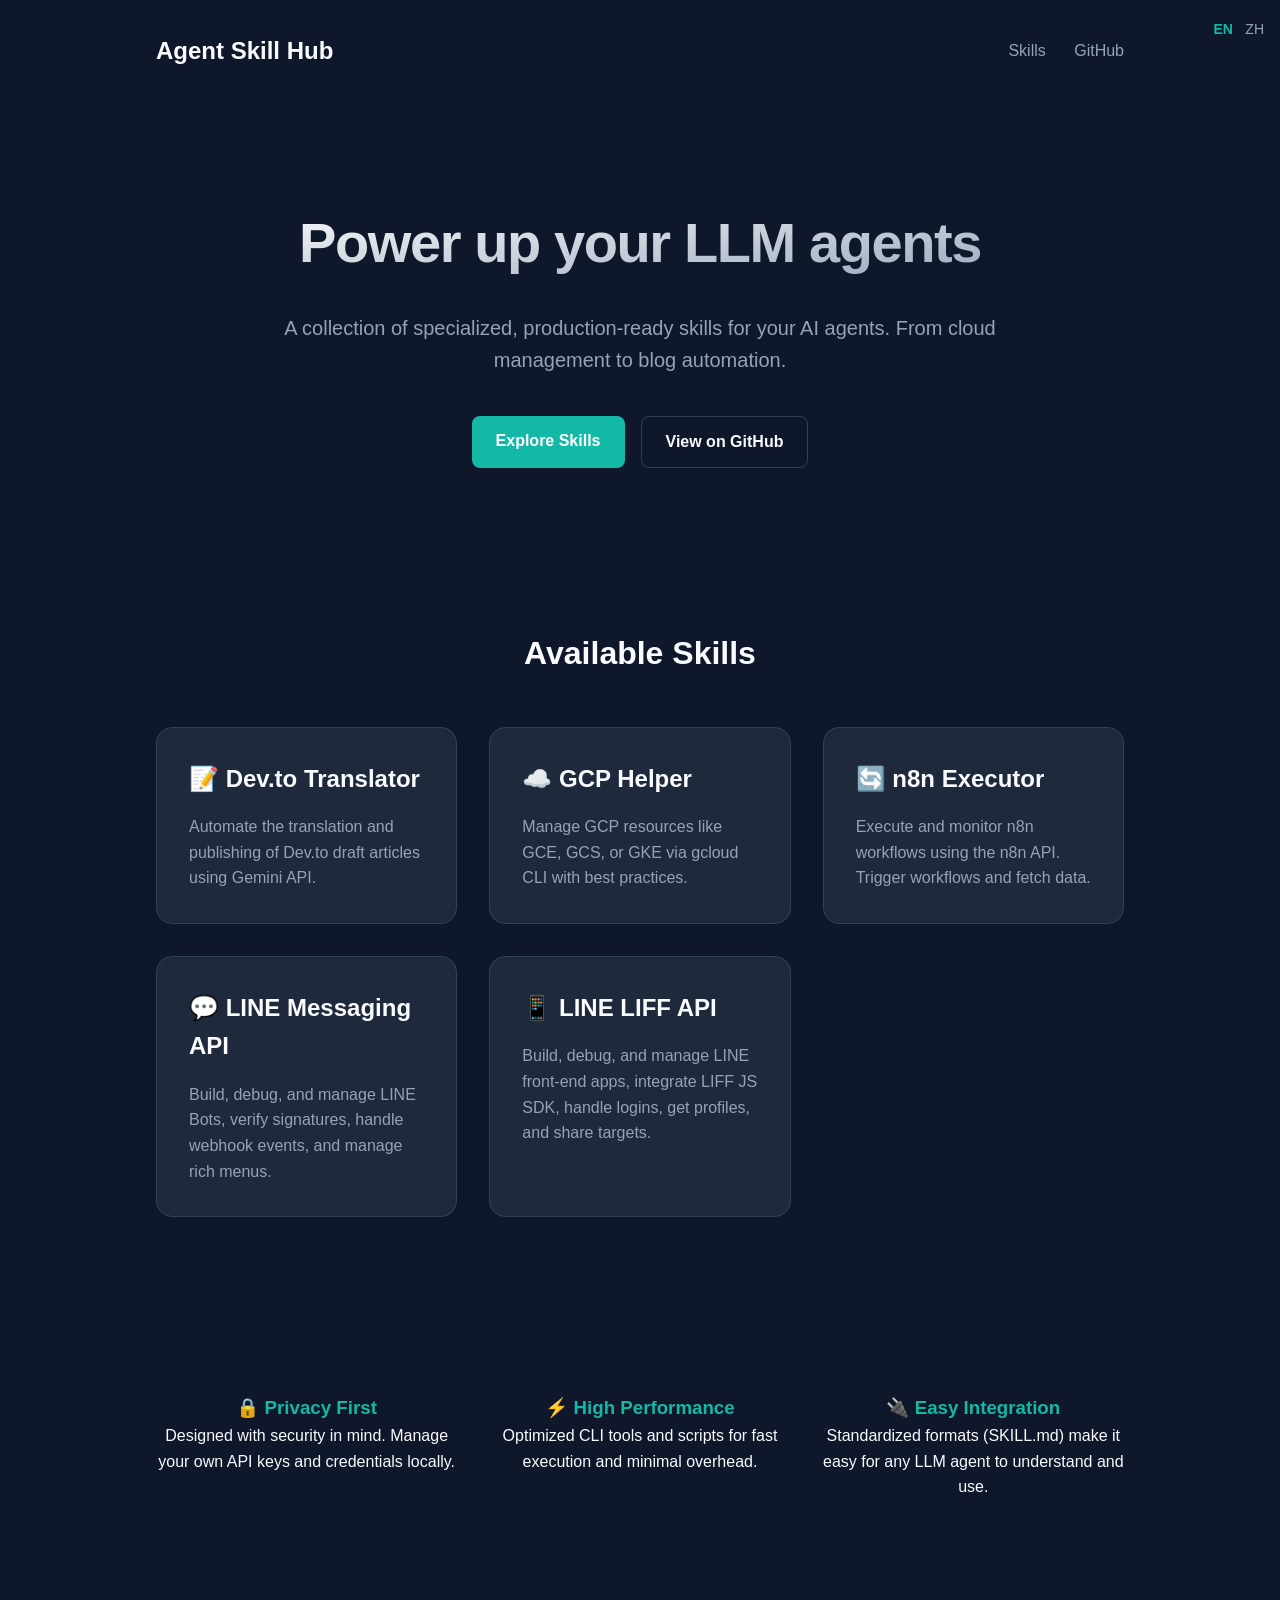
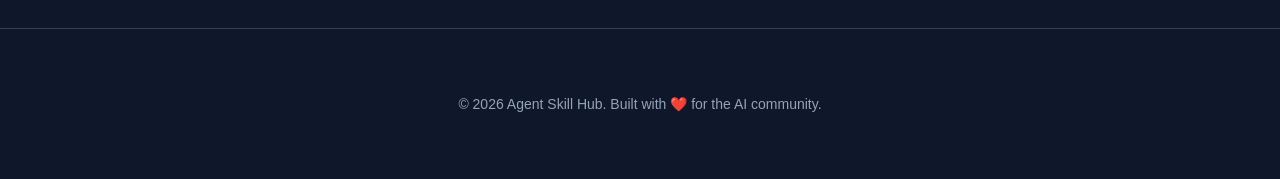
<file: docs/index.html>
<!DOCTYPE html>
<html lang="en">
<head>
    <meta charset="UTF-8">
    <meta name="viewport" content="width=device-width, initial-scale=1.0">
    <title>Agent Skill Hub</title>
    <script>
        // Simple language detection or default to English
        const lang = navigator.language || navigator.userLanguage;
        if (lang.startsWith('zh')) {
            window.location.href = './zh/index.html';
        } else {
            window.location.href = './en/index.html';
        }
    </script>
</head>
<body>
    <p>Redirecting to <a href="./en/index.html">Agent Skill Hub</a>...</p>
</body>
</html>
</file>
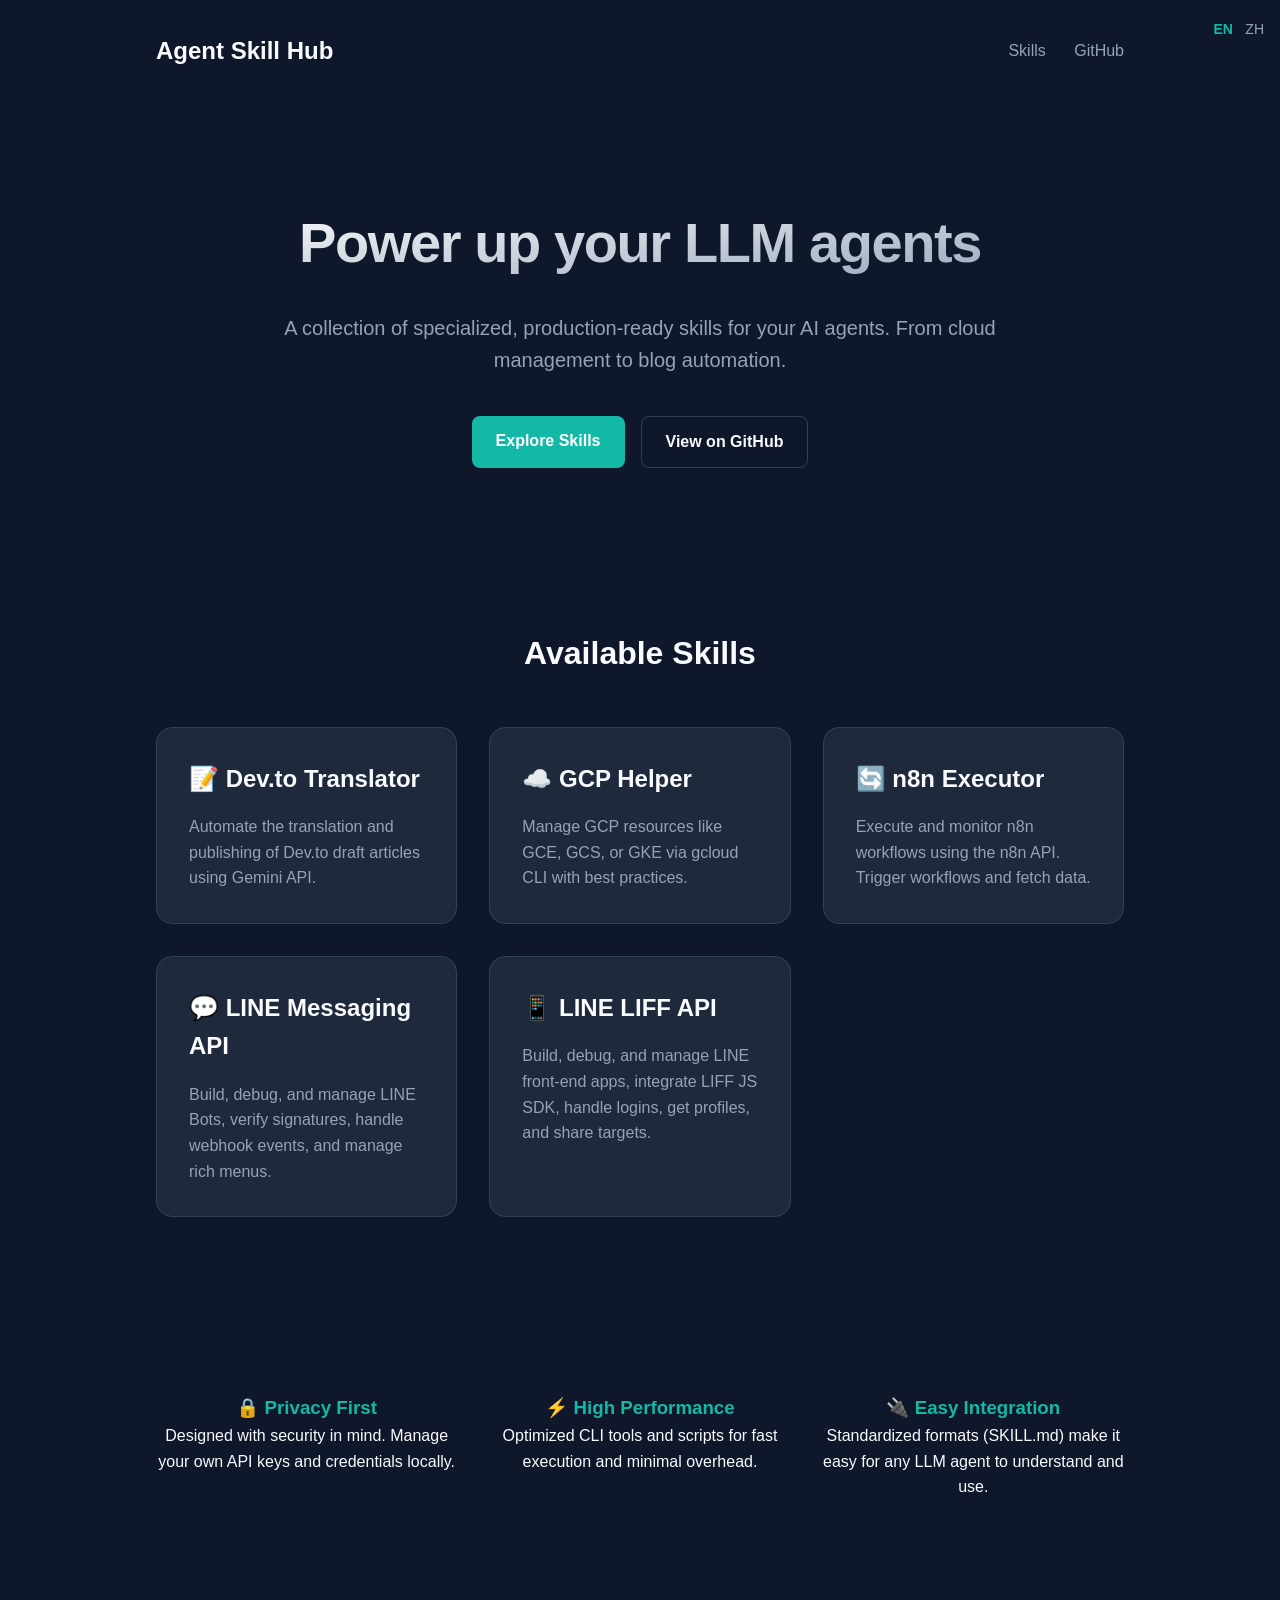
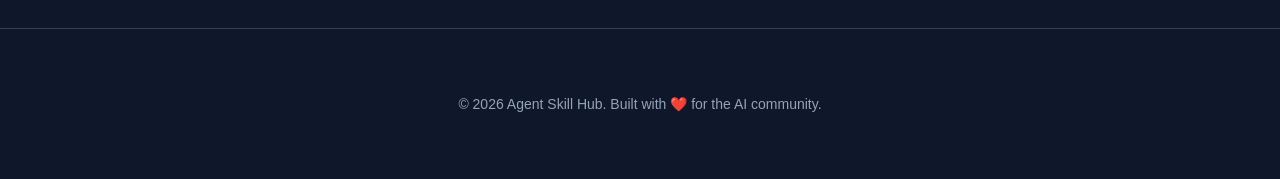
<file: docs/en/index.html>
<!DOCTYPE html>
<html lang="en">
<head>
    <meta charset="UTF-8">
    <meta name="viewport" content="width=device-width, initial-scale=1.0">
    <title>Agent Skill Hub - Power up your LLM agents</title>
    <link rel="stylesheet" href="../assets/css/style.css">
</head>
<body>
    <div class="lang-switch">
        <a href="../en/index.html" class="active">EN</a>
        <a href="../zh/index.html">ZH</a>
    </div>

    <header>
        <div class="logo" style="font-weight: 800; font-size: 1.5rem;">Agent Skill Hub</div>
        <nav>
            <a href="#skills">Skills</a>
            <a href="https://github.com/kkdai/agent-skill-hub">GitHub</a>
        </nav>
    </header>

    <section class="hero">
        <h1>Power up your LLM agents</h1>
        <p>A collection of specialized, production-ready skills for your AI agents. From cloud management to blog automation.</p>
        <div class="cta-group">
            <a href="#skills" class="btn btn-primary">Explore Skills</a>
            <a href="https://github.com/kkdai/agent-skill-hub" class="btn btn-secondary">View on GitHub</a>
        </div>
    </section>

    <div class="container" id="skills">
        <h2 style="text-align: center; font-size: 2rem;">Available Skills</h2>
        <div class="grid">
            <a href="skills/devto-translator.html" class="card">
                <h3>📝 Dev.to Translator</h3>
                <p>Automate the translation and publishing of Dev.to draft articles using Gemini API.</p>
            </a>
            <a href="skills/gcp-helper.html" class="card">
                <h3>☁️ GCP Helper</h3>
                <p>Manage GCP resources like GCE, GCS, or GKE via gcloud CLI with best practices.</p>
            </a>
            <a href="skills/n8n-executor.html" class="card">
                <h3>🔄 n8n Executor</h3>
                <p>Execute and monitor n8n workflows using the n8n API. Trigger workflows and fetch data.</p>
            </a>
            <a href="skills/line-messaging-api.html" class="card">
                <h3>💬 LINE Messaging API</h3>
                <p>Build, debug, and manage LINE Bots, verify signatures, handle webhook events, and manage rich menus.</p>
            </a>
            <a href="skills/line-liff-api.html" class="card">
                <h3>📱 LINE LIFF API</h3>
                <p>Build, debug, and manage LINE front-end apps, integrate LIFF JS SDK, handle logins, get profiles, and share targets.</p>
            </a>
        </div>
    </div>

    <div class="container">
        <div class="grid">
            <div style="text-align: center;">
                <h3 style="color: var(--primary);">🔒 Privacy First</h3>
                <p>Designed with security in mind. Manage your own API keys and credentials locally.</p>
            </div>
            <div style="text-align: center;">
                <h3 style="color: var(--primary);">⚡ High Performance</h3>
                <p>Optimized CLI tools and scripts for fast execution and minimal overhead.</p>
            </div>
            <div style="text-align: center;">
                <h3 style="color: var(--primary);">🔌 Easy Integration</h3>
                <p>Standardized formats (SKILL.md) make it easy for any LLM agent to understand and use.</p>
            </div>
        </div>
    </div>

    <footer>
        <p>&copy; 2026 Agent Skill Hub. Built with ❤️ for the AI community.</p>
    </footer>
</body>
</html>
</file>
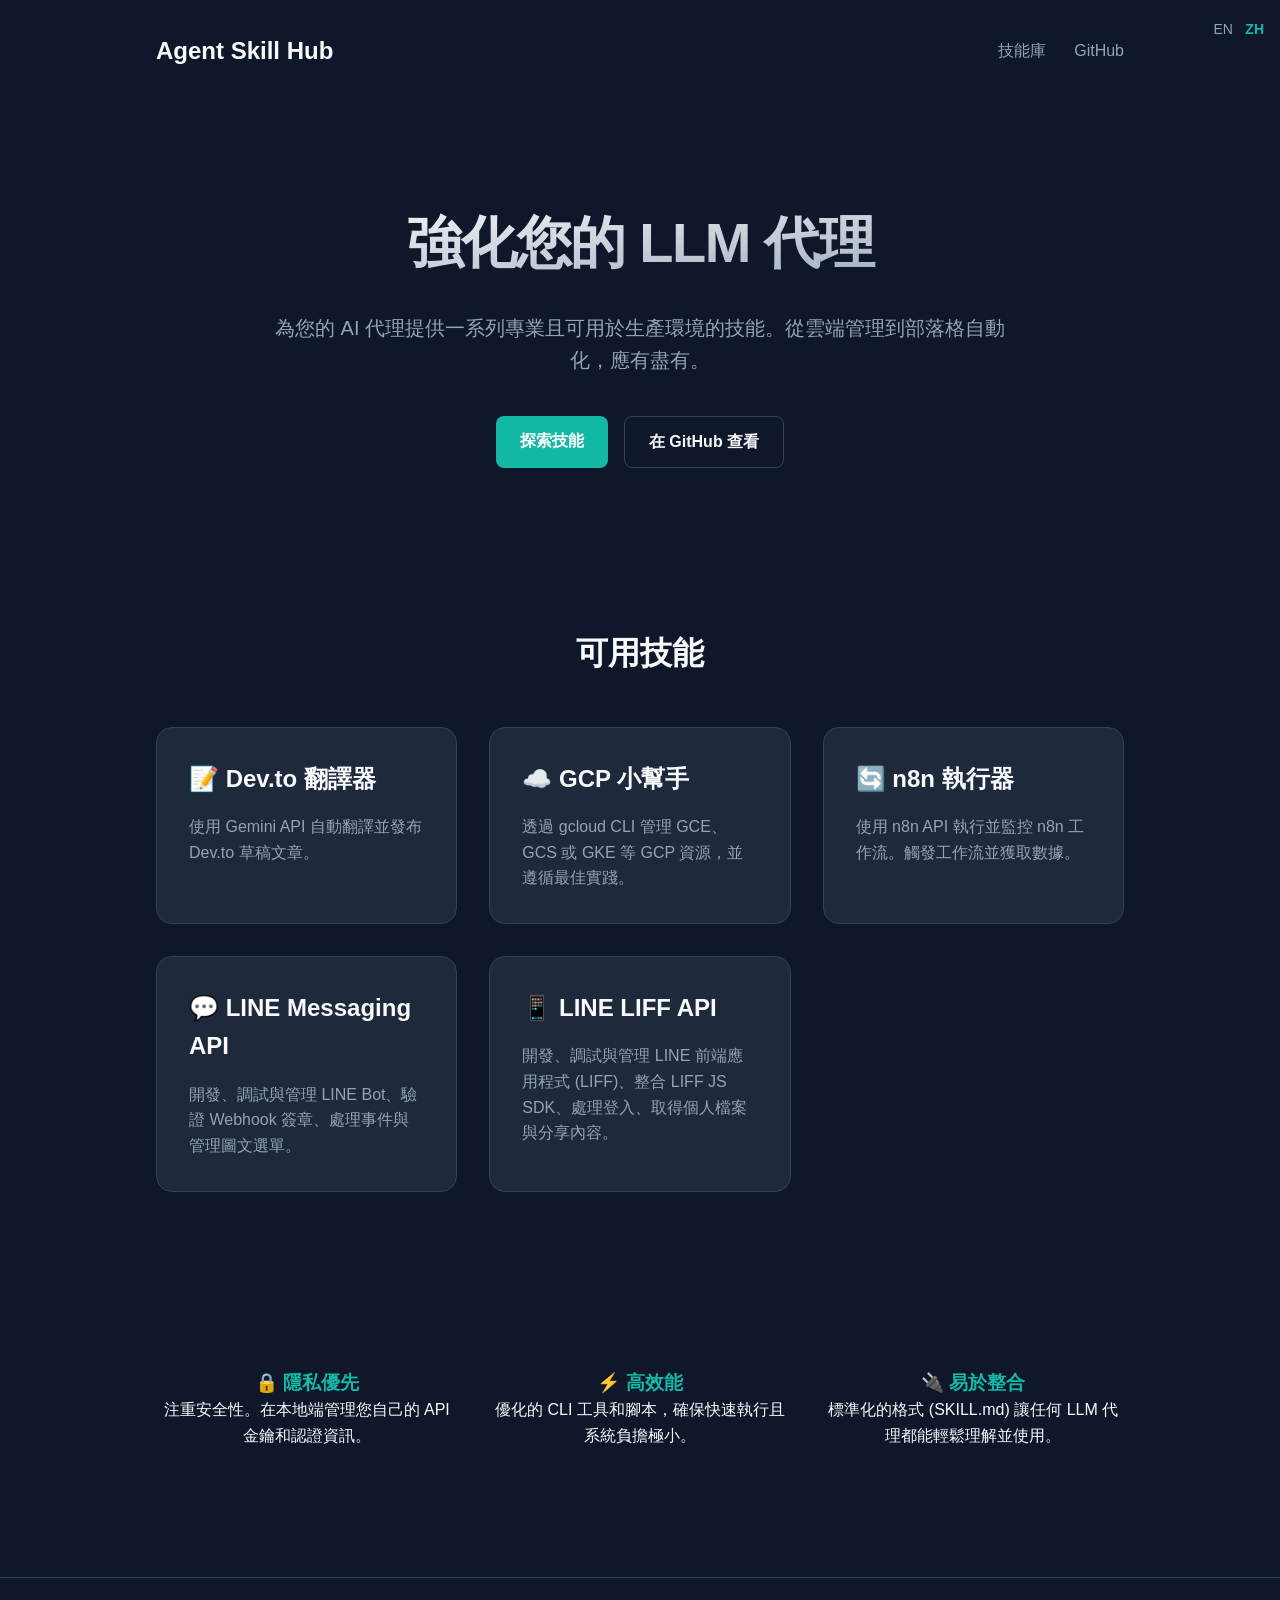
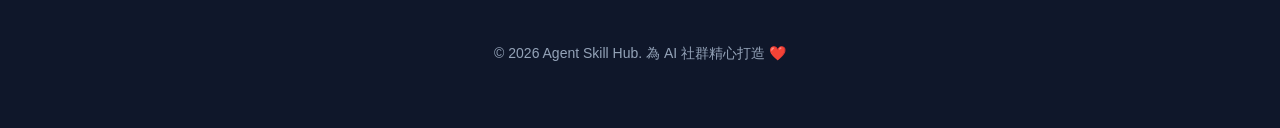
<file: docs/zh/index.html>
<!DOCTYPE html>
<html lang="zh-TW">
<head>
    <meta charset="UTF-8">
    <meta name="viewport" content="width=device-width, initial-scale=1.0">
    <title>Agent Skill Hub - 強化您的 LLM 代理</title>
    <link rel="stylesheet" href="../assets/css/style.css">
</head>
<body>
    <div class="lang-switch">
        <a href="../en/index.html">EN</a>
        <a href="../zh/index.html" class="active">ZH</a>
    </div>

    <header>
        <div class="logo" style="font-weight: 800; font-size: 1.5rem;">Agent Skill Hub</div>
        <nav>
            <a href="#skills">技能庫</a>
            <a href="https://github.com/kkdai/agent-skill-hub">GitHub</a>
        </nav>
    </header>

    <section class="hero">
        <h1>強化您的 LLM 代理</h1>
        <p>為您的 AI 代理提供一系列專業且可用於生產環境的技能。從雲端管理到部落格自動化，應有盡有。</p>
        <div class="cta-group">
            <a href="#skills" class="btn btn-primary">探索技能</a>
            <a href="https://github.com/kkdai/agent-skill-hub" class="btn btn-secondary">在 GitHub 查看</a>
        </div>
    </section>

    <div class="container" id="skills">
        <h2 style="text-align: center; font-size: 2rem;">可用技能</h2>
        <div class="grid">
            <a href="skills/devto-translator.html" class="card">
                <h3>📝 Dev.to 翻譯器</h3>
                <p>使用 Gemini API 自動翻譯並發布 Dev.to 草稿文章。</p>
            </a>
            <a href="skills/gcp-helper.html" class="card">
                <h3>☁️ GCP 小幫手</h3>
                <p>透過 gcloud CLI 管理 GCE、GCS 或 GKE 等 GCP 資源，並遵循最佳實踐。</p>
            </a>
            <a href="skills/n8n-executor.html" class="card">
                <h3>🔄 n8n 執行器</h3>
                <p>使用 n8n API 執行並監控 n8n 工作流。觸發工作流並獲取數據。</p>
            </a>
            <a href="skills/line-messaging-api.html" class="card">
                <h3>💬 LINE Messaging API</h3>
                <p>開發、調試與管理 LINE Bot、驗證 Webhook 簽章、處理事件與管理圖文選單。</p>
            </a>
            <a href="skills/line-liff-api.html" class="card">
                <h3>📱 LINE LIFF API</h3>
                <p>開發、調試與管理 LINE 前端應用程式 (LIFF)、整合 LIFF JS SDK、處理登入、取得個人檔案與分享內容。</p>
            </a>
        </div>
    </div>

    <div class="container">
        <div class="grid">
            <div style="text-align: center;">
                <h3 style="color: var(--primary);">🔒 隱私優先</h3>
                <p>注重安全性。在本地端管理您自己的 API 金鑰和認證資訊。</p>
            </div>
            <div style="text-align: center;">
                <h3 style="color: var(--primary);">⚡ 高效能</h3>
                <p>優化的 CLI 工具和腳本，確保快速執行且系統負擔極小。</p>
            </div>
            <div style="text-align: center;">
                <h3 style="color: var(--primary);">🔌 易於整合</h3>
                <p>標準化的格式 (SKILL.md) 讓任何 LLM 代理都能輕鬆理解並使用。</p>
            </div>
        </div>
    </div>

    <footer>
        <p>&copy; 2026 Agent Skill Hub. 為 AI 社群精心打造 ❤️</p>
    </footer>
</body>
</html>
</file>
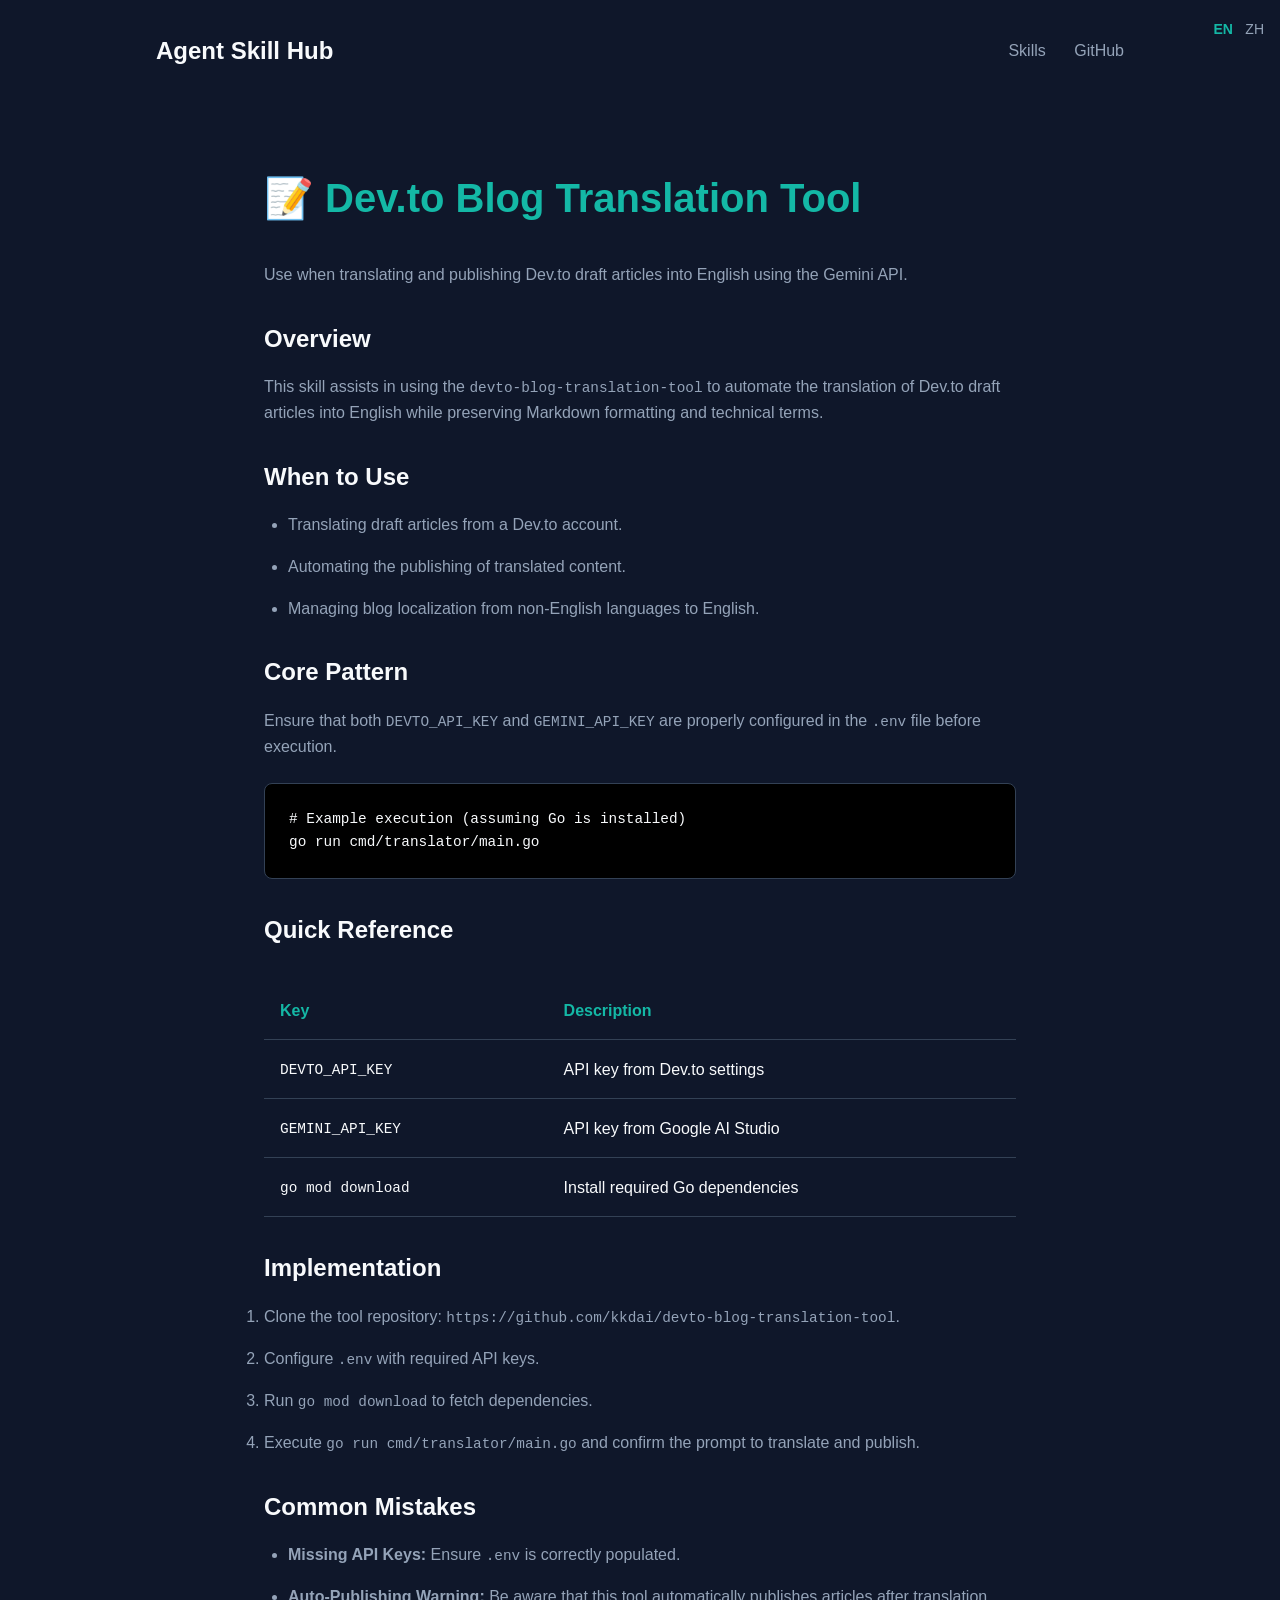
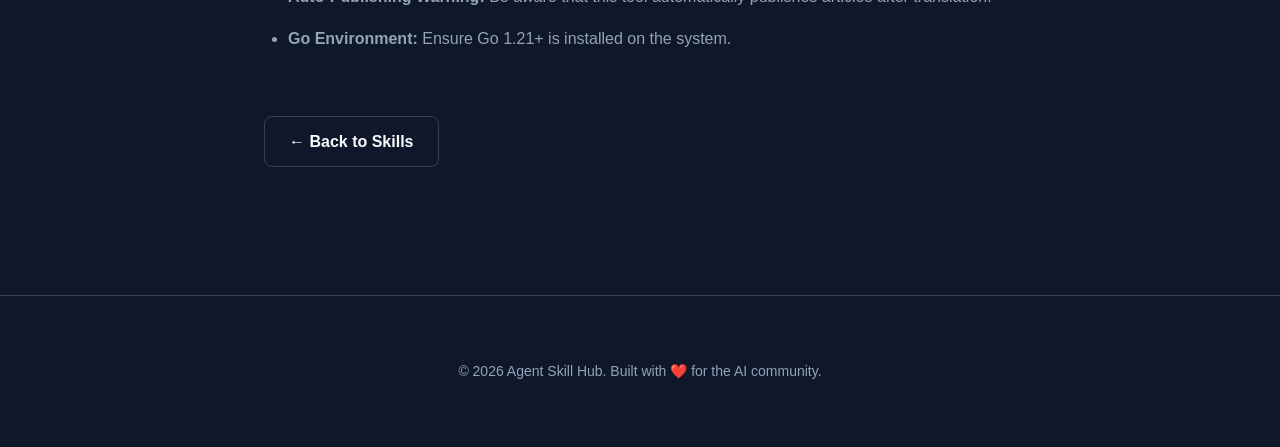
<file: docs/en/skills/devto-translator.html>
<!DOCTYPE html>
<html lang="en">
<head>
    <meta charset="UTF-8">
    <meta name="viewport" content="width=device-width, initial-scale=1.0">
    <title>Dev.to Translator - Agent Skill Hub</title>
    <link rel="stylesheet" href="../../assets/css/style.css">
</head>
<body>
    <div class="lang-switch">
        <a href="../../en/skills/devto-translator.html" class="active">EN</a>
        <a href="../../zh/skills/devto-translator.html">ZH</a>
    </div>

    <header>
        <a href="../index.html" class="logo" style="font-weight: 800; font-size: 1.5rem; text-decoration: none; color: inherit;">Agent Skill Hub</a>
        <nav>
            <a href="../index.html#skills">Skills</a>
            <a href="https://github.com/kkdai/agent-skill-hub">GitHub</a>
        </nav>
    </header>

    <article class="skill-detail">
        <h2>📝 Dev.to Blog Translation Tool</h2>
        <p>Use when translating and publishing Dev.to draft articles into English using the Gemini API.</p>

        <h3>Overview</h3>
        <p>This skill assists in using the <code>devto-blog-translation-tool</code> to automate the translation of Dev.to draft articles into English while preserving Markdown formatting and technical terms.</p>

        <h3>When to Use</h3>
        <ul>
            <li>Translating draft articles from a Dev.to account.</li>
            <li>Automating the publishing of translated content.</li>
            <li>Managing blog localization from non-English languages to English.</li>
        </ul>

        <h3>Core Pattern</h3>
        <p>Ensure that both <code>DEVTO_API_KEY</code> and <code>GEMINI_API_KEY</code> are properly configured in the <code>.env</code> file before execution.</p>
        <pre><code># Example execution (assuming Go is installed)
go run cmd/translator/main.go</code></pre>

        <h3>Quick Reference</h3>
        <table>
            <thead>
                <tr>
                    <th>Key</th>
                    <th>Description</th>
                </tr>
            </thead>
            <tbody>
                <tr>
                    <td><code>DEVTO_API_KEY</code></td>
                    <td>API key from Dev.to settings</td>
                </tr>
                <tr>
                    <td><code>GEMINI_API_KEY</code></td>
                    <td>API key from Google AI Studio</td>
                </tr>
                <tr>
                    <td><code>go mod download</code></td>
                    <td>Install required Go dependencies</td>
                </tr>
            </tbody>
        </table>

        <h3>Implementation</h3>
        <ol>
            <li>Clone the tool repository: <code>https://github.com/kkdai/devto-blog-translation-tool</code>.</li>
            <li>Configure <code>.env</code> with required API keys.</li>
            <li>Run <code>go mod download</code> to fetch dependencies.</li>
            <li>Execute <code>go run cmd/translator/main.go</code> and confirm the prompt to translate and publish.</li>
        </ol>

        <h3>Common Mistakes</h3>
        <ul>
            <li><strong>Missing API Keys:</strong> Ensure <code>.env</code> is correctly populated.</li>
            <li><strong>Auto-Publishing Warning:</strong> Be aware that this tool automatically publishes articles after translation.</li>
            <li><strong>Go Environment:</strong> Ensure Go 1.21+ is installed on the system.</li>
        </ul>

        <div style="margin-top: 4rem;">
            <a href="../index.html#skills" class="btn btn-secondary">&larr; Back to Skills</a>
        </div>
    </article>

    <footer>
        <p>&copy; 2026 Agent Skill Hub. Built with ❤️ for the AI community.</p>
    </footer>
</body>
</html>
</file>
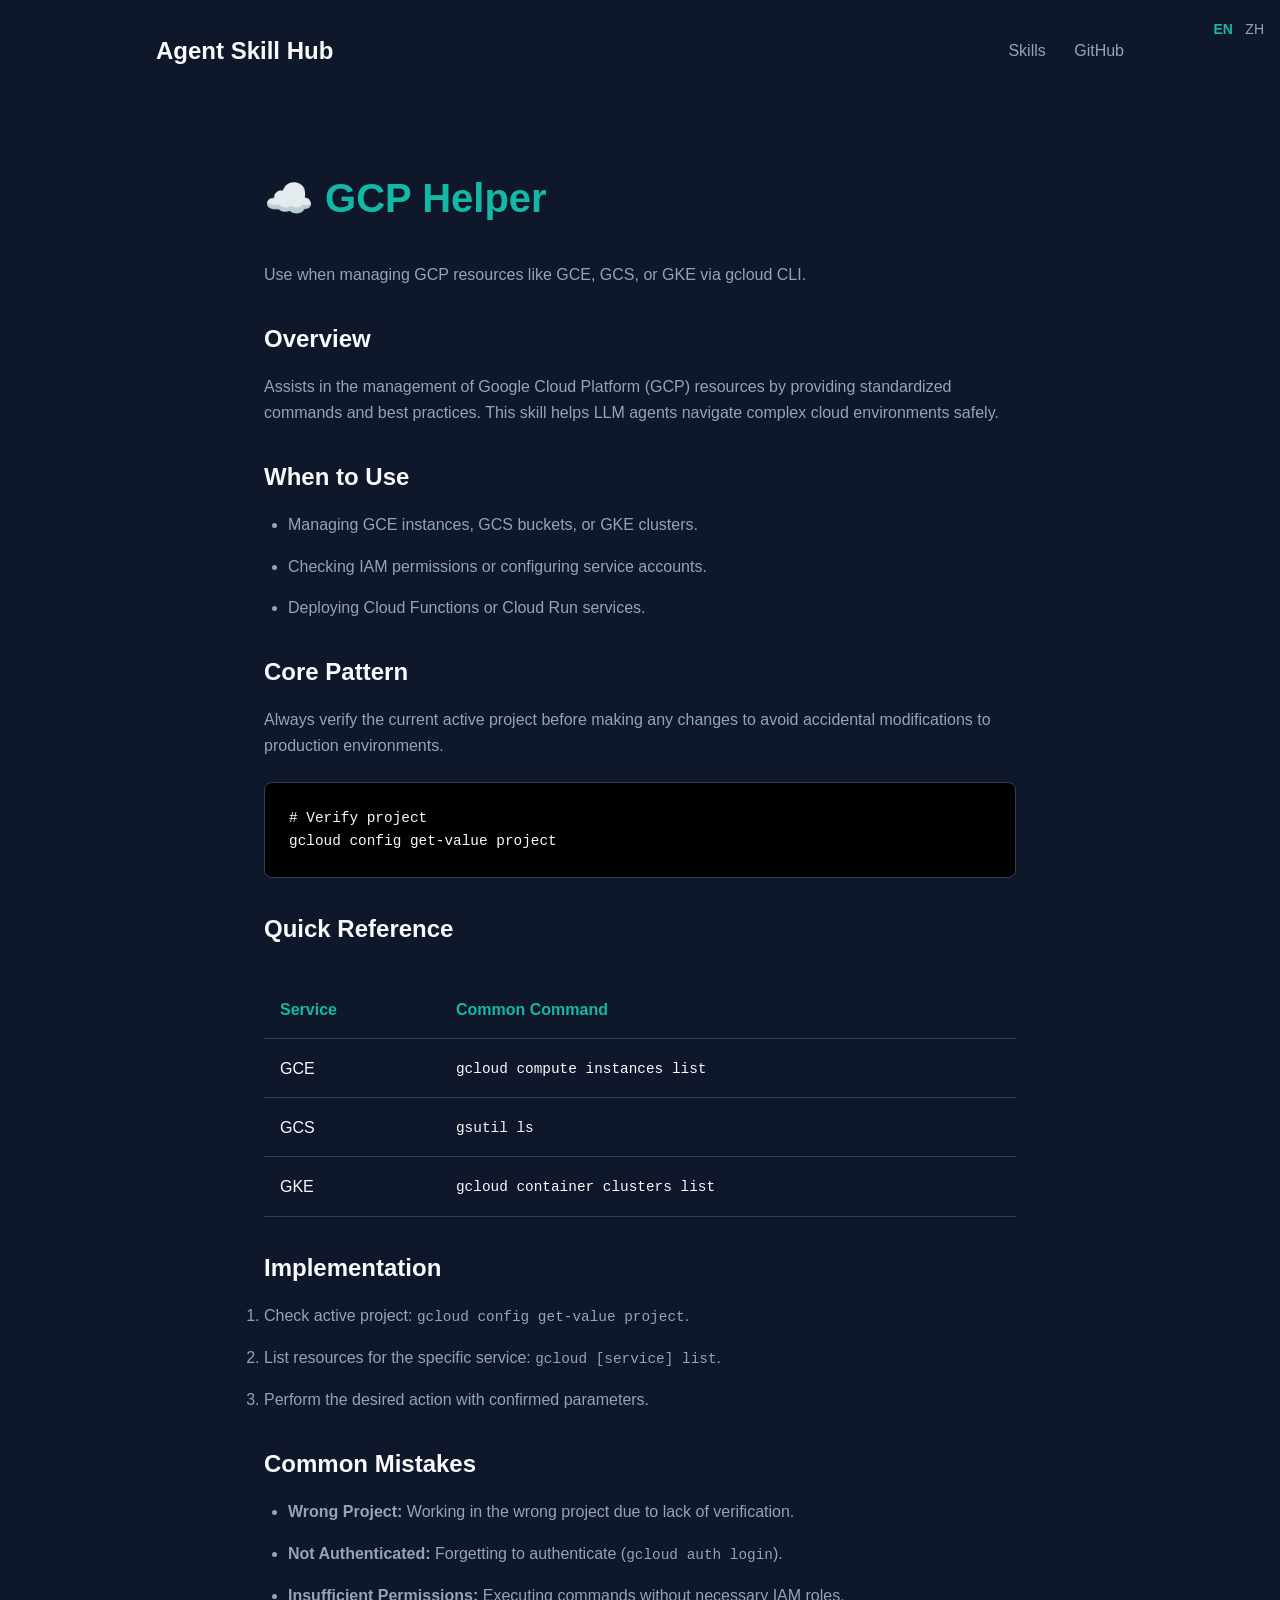
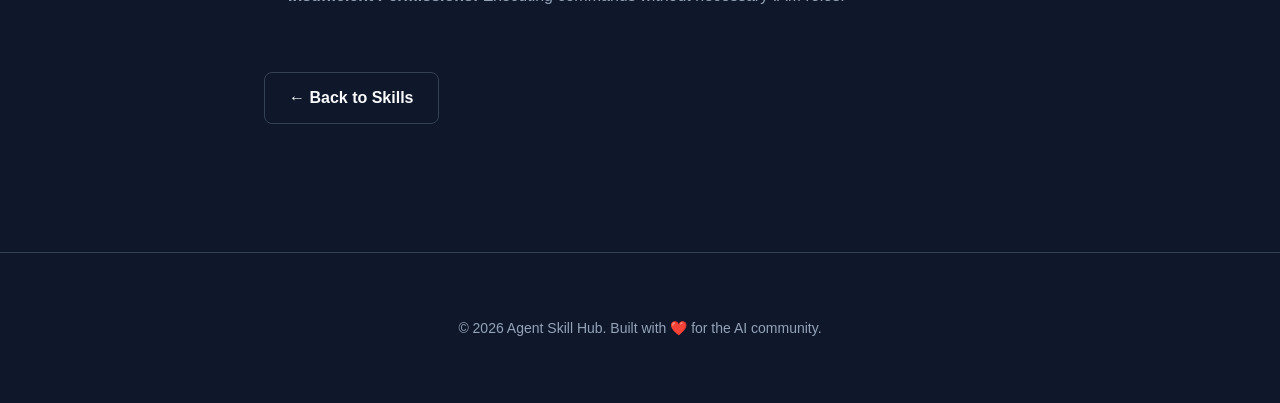
<file: docs/en/skills/gcp-helper.html>
<!DOCTYPE html>
<html lang="en">
<head>
    <meta charset="UTF-8">
    <meta name="viewport" content="width=device-width, initial-scale=1.0">
    <title>GCP Helper - Agent Skill Hub</title>
    <link rel="stylesheet" href="../../assets/css/style.css">
</head>
<body>
    <div class="lang-switch">
        <a href="../../en/skills/gcp-helper.html" class="active">EN</a>
        <a href="../../zh/skills/gcp-helper.html">ZH</a>
    </div>

    <header>
        <a href="../index.html" class="logo" style="font-weight: 800; font-size: 1.5rem; text-decoration: none; color: inherit;">Agent Skill Hub</a>
        <nav>
            <a href="../index.html#skills">Skills</a>
            <a href="https://github.com/kkdai/agent-skill-hub">GitHub</a>
        </nav>
    </header>

    <article class="skill-detail">
        <h2>☁️ GCP Helper</h2>
        <p>Use when managing GCP resources like GCE, GCS, or GKE via gcloud CLI.</p>

        <h3>Overview</h3>
        <p>Assists in the management of Google Cloud Platform (GCP) resources by providing standardized commands and best practices. This skill helps LLM agents navigate complex cloud environments safely.</p>

        <h3>When to Use</h3>
        <ul>
            <li>Managing GCE instances, GCS buckets, or GKE clusters.</li>
            <li>Checking IAM permissions or configuring service accounts.</li>
            <li>Deploying Cloud Functions or Cloud Run services.</li>
        </ul>

        <h3>Core Pattern</h3>
        <p>Always verify the current active project before making any changes to avoid accidental modifications to production environments.</p>
        <pre><code># Verify project
gcloud config get-value project</code></pre>

        <h3>Quick Reference</h3>
        <table>
            <thead>
                <tr>
                    <th>Service</th>
                    <th>Common Command</th>
                </tr>
            </thead>
            <tbody>
                <tr>
                    <td>GCE</td>
                    <td><code>gcloud compute instances list</code></td>
                </tr>
                <tr>
                    <td>GCS</td>
                    <td><code>gsutil ls</code></td>
                </tr>
                <tr>
                    <td>GKE</td>
                    <td><code>gcloud container clusters list</code></td>
                </tr>
            </tbody>
        </table>

        <h3>Implementation</h3>
        <ol>
            <li>Check active project: <code>gcloud config get-value project</code>.</li>
            <li>List resources for the specific service: <code>gcloud [service] list</code>.</li>
            <li>Perform the desired action with confirmed parameters.</li>
        </ol>

        <h3>Common Mistakes</h3>
        <ul>
            <li><strong>Wrong Project:</strong> Working in the wrong project due to lack of verification.</li>
            <li><strong>Not Authenticated:</strong> Forgetting to authenticate (<code>gcloud auth login</code>).</li>
            <li><strong>Insufficient Permissions:</strong> Executing commands without necessary IAM roles.</li>
        </ul>

        <div style="margin-top: 4rem;">
            <a href="../index.html#skills" class="btn btn-secondary">&larr; Back to Skills</a>
        </div>
    </article>

    <footer>
        <p>&copy; 2026 Agent Skill Hub. Built with ❤️ for the AI community.</p>
    </footer>
</body>
</html>
</file>
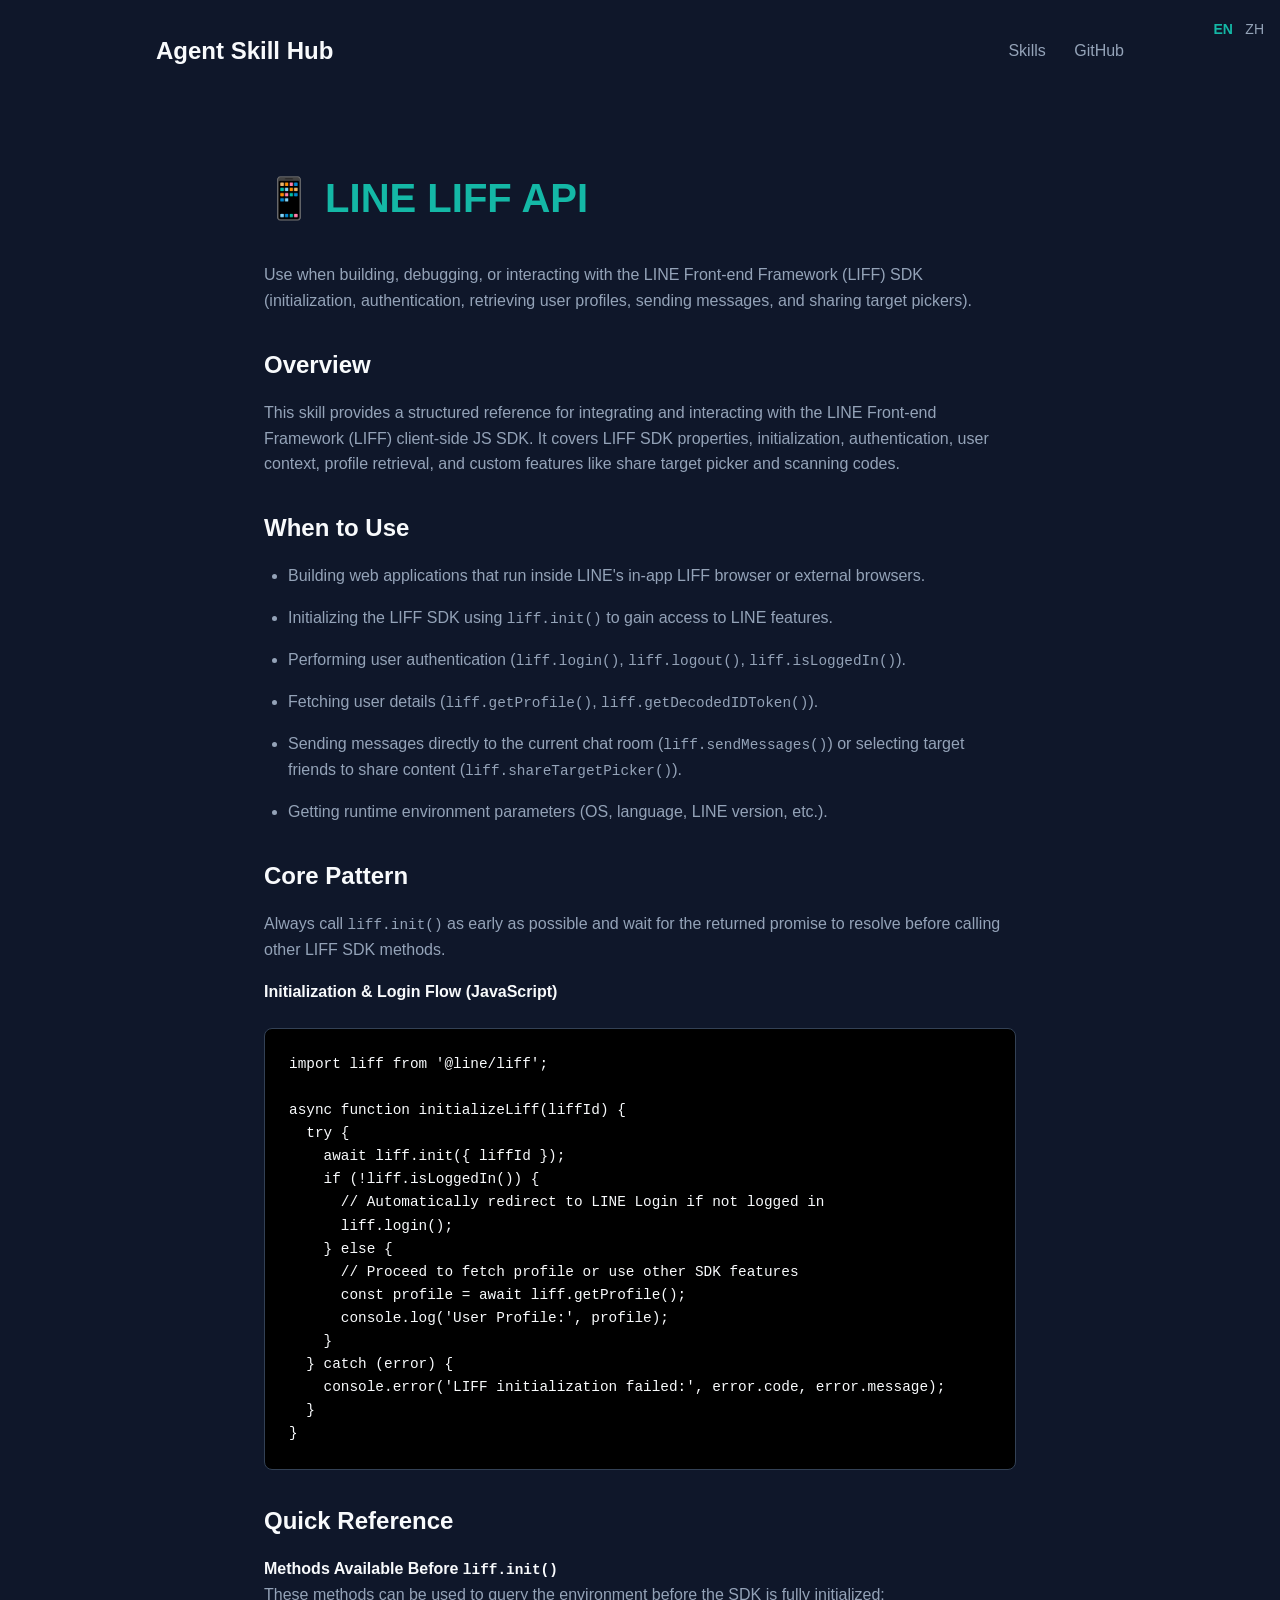
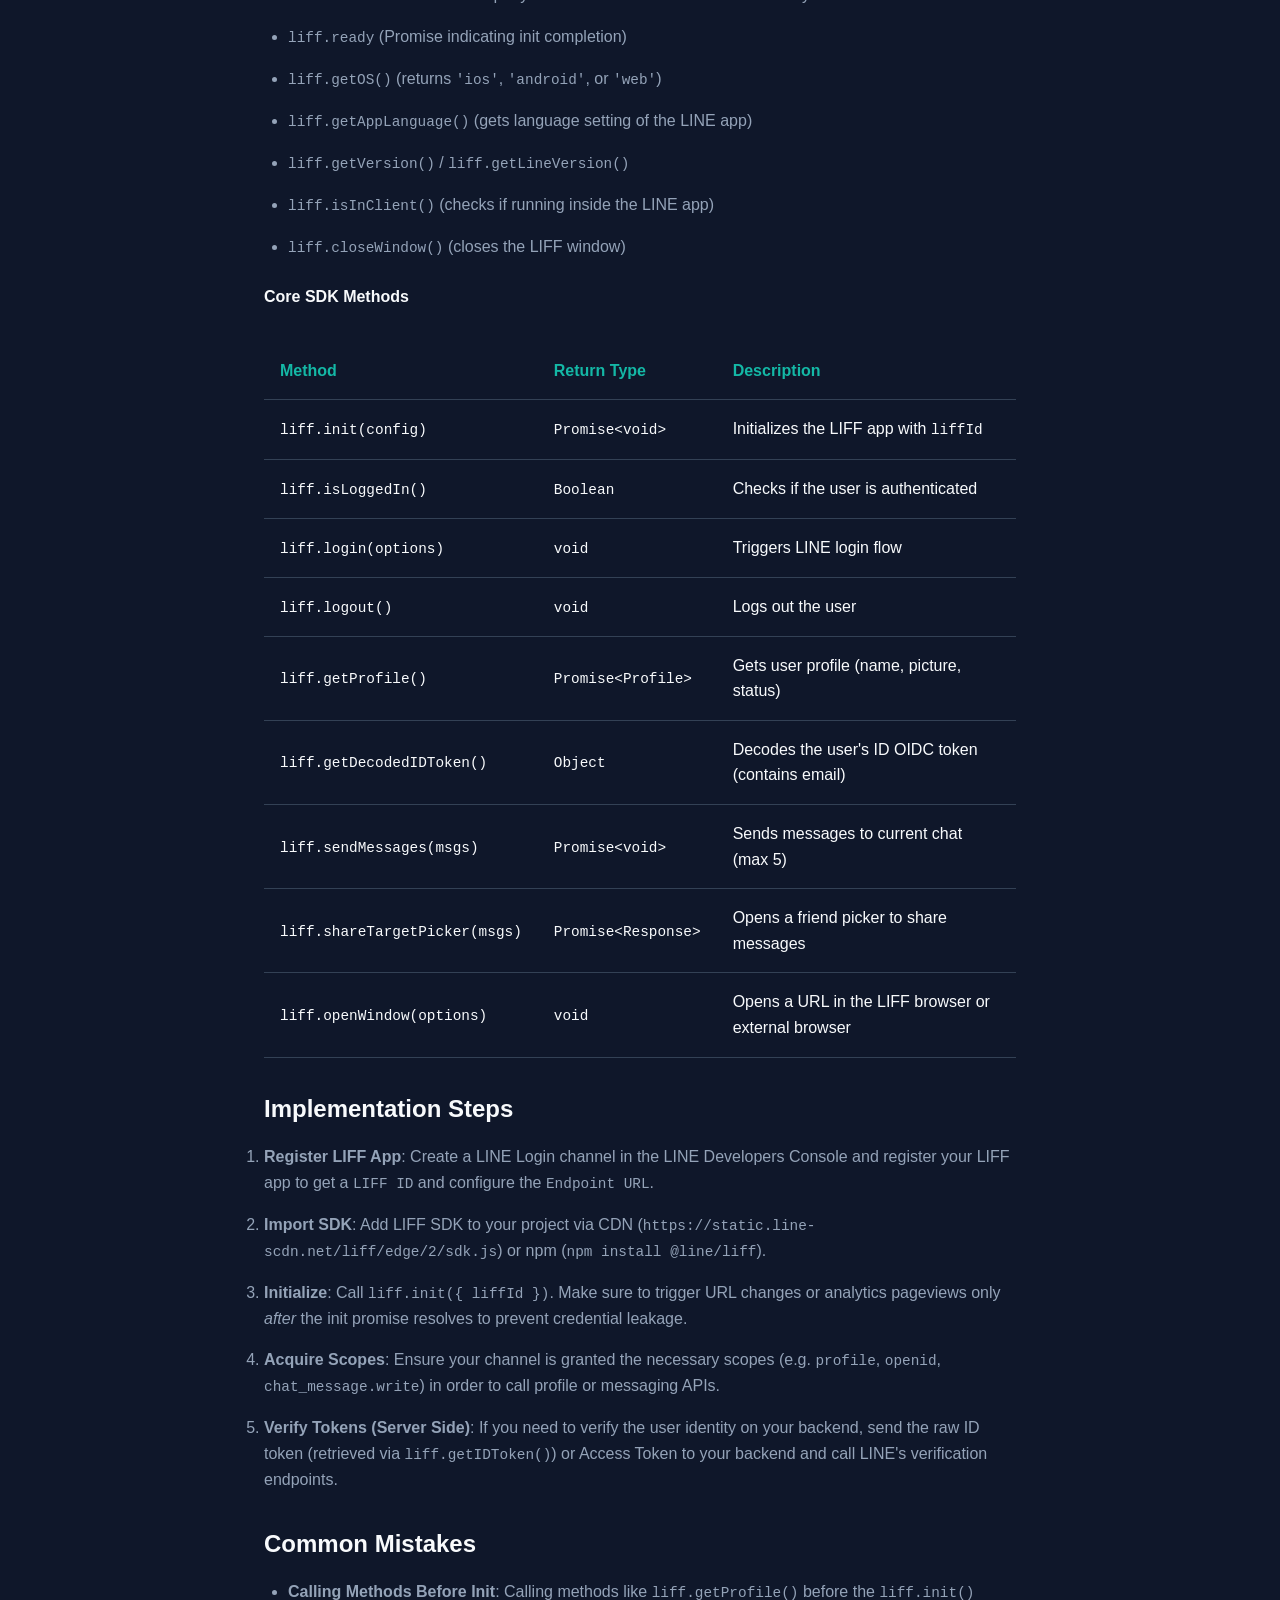
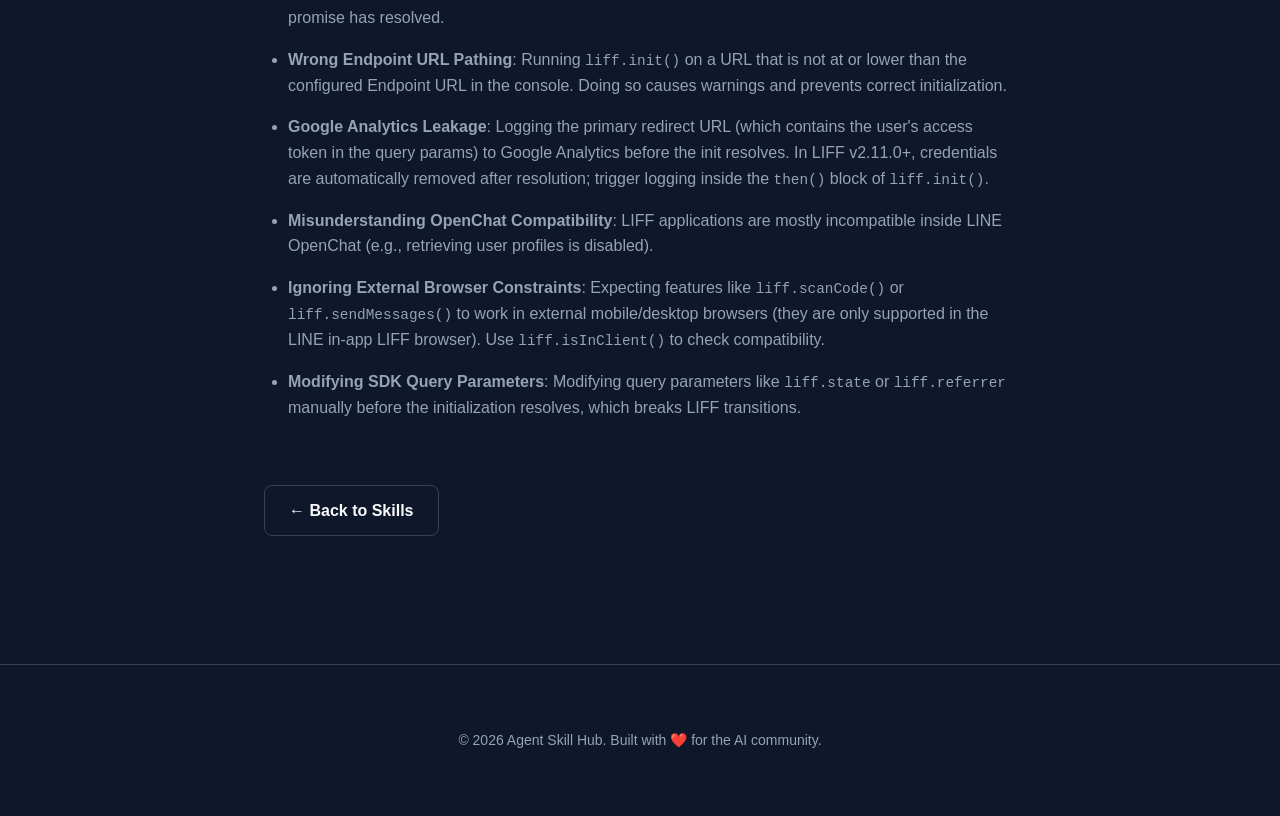
<file: docs/en/skills/line-liff-api.html>
<!DOCTYPE html>
<html lang="en">
<head>
    <meta charset="UTF-8">
    <meta name="viewport" content="width=device-width, initial-scale=1.0">
    <title>LINE LIFF API - Agent Skill Hub</title>
    <link rel="stylesheet" href="../../assets/css/style.css">
</head>
<body>
    <div class="lang-switch">
        <a href="../../en/skills/line-liff-api.html" class="active">EN</a>
        <a href="../../zh/skills/line-liff-api.html">ZH</a>
    </div>

    <header>
        <a href="../index.html" class="logo" style="font-weight: 800; font-size: 1.5rem; text-decoration: none; color: inherit;">Agent Skill Hub</a>
        <nav>
            <a href="../index.html#skills">Skills</a>
            <a href="https://github.com/kkdai/agent-skill-hub">GitHub</a>
        </nav>
    </header>

    <article class="skill-detail">
        <h2>📱 LINE LIFF API</h2>
        <p>Use when building, debugging, or interacting with the LINE Front-end Framework (LIFF) SDK (initialization, authentication, retrieving user profiles, sending messages, and sharing target pickers).</p>

        <h3>Overview</h3>
        <p>This skill provides a structured reference for integrating and interacting with the LINE Front-end Framework (LIFF) client-side JS SDK. It covers LIFF SDK properties, initialization, authentication, user context, profile retrieval, and custom features like share target picker and scanning codes.</p>

        <h3>When to Use</h3>
        <ul>
            <li>Building web applications that run inside LINE's in-app LIFF browser or external browsers.</li>
            <li>Initializing the LIFF SDK using <code>liff.init()</code> to gain access to LINE features.</li>
            <li>Performing user authentication (<code>liff.login()</code>, <code>liff.logout()</code>, <code>liff.isLoggedIn()</code>).</li>
            <li>Fetching user details (<code>liff.getProfile()</code>, <code>liff.getDecodedIDToken()</code>).</li>
            <li>Sending messages directly to the current chat room (<code>liff.sendMessages()</code>) or selecting target friends to share content (<code>liff.shareTargetPicker()</code>).</li>
            <li>Getting runtime environment parameters (OS, language, LINE version, etc.).</li>
        </ul>

        <h3>Core Pattern</h3>
        <p>Always call <code>liff.init()</code> as early as possible and wait for the returned promise to resolve before calling other LIFF SDK methods.</p>
        
        <h4>Initialization & Login Flow (JavaScript)</h4>
        <pre><code>import liff from '@line/liff';

async function initializeLiff(liffId) {
  try {
    await liff.init({ liffId });
    if (!liff.isLoggedIn()) {
      // Automatically redirect to LINE Login if not logged in
      liff.login();
    } else {
      // Proceed to fetch profile or use other SDK features
      const profile = await liff.getProfile();
      console.log('User Profile:', profile);
    }
  } catch (error) {
    console.error('LIFF initialization failed:', error.code, error.message);
  }
}</code></pre>

        <h3>Quick Reference</h3>
        
        <h4>Methods Available Before <code>liff.init()</code></h4>
        <p>These methods can be used to query the environment before the SDK is fully initialized:</p>
        <ul>
            <li><code>liff.ready</code> (Promise indicating init completion)</li>
            <li><code>liff.getOS()</code> (returns <code>'ios'</code>, <code>'android'</code>, or <code>'web'</code>)</li>
            <li><code>liff.getAppLanguage()</code> (gets language setting of the LINE app)</li>
            <li><code>liff.getVersion()</code> / <code>liff.getLineVersion()</code></li>
            <li><code>liff.isInClient()</code> (checks if running inside the LINE app)</li>
            <li><code>liff.closeWindow()</code> (closes the LIFF window)</li>
        </ul>

        <h4>Core SDK Methods</h4>
        <table>
            <thead>
                <tr>
                    <th>Method</th>
                    <th>Return Type</th>
                    <th>Description</th>
                </tr>
            </thead>
            <tbody>
                <tr>
                    <td><code>liff.init(config)</code></td>
                    <td><code>Promise&lt;void&gt;</code></td>
                    <td>Initializes the LIFF app with <code>liffId</code></td>
                </tr>
                <tr>
                    <td><code>liff.isLoggedIn()</code></td>
                    <td><code>Boolean</code></td>
                    <td>Checks if the user is authenticated</td>
                </tr>
                <tr>
                    <td><code>liff.login(options)</code></td>
                    <td><code>void</code></td>
                    <td>Triggers LINE login flow</td>
                </tr>
                <tr>
                    <td><code>liff.logout()</code></td>
                    <td><code>void</code></td>
                    <td>Logs out the user</td>
                </tr>
                <tr>
                    <td><code>liff.getProfile()</code></td>
                    <td><code>Promise&lt;Profile&gt;</code></td>
                    <td>Gets user profile (name, picture, status)</td>
                </tr>
                <tr>
                    <td><code>liff.getDecodedIDToken()</code></td>
                    <td><code>Object</code></td>
                    <td>Decodes the user's ID OIDC token (contains email)</td>
                </tr>
                <tr>
                    <td><code>liff.sendMessages(msgs)</code></td>
                    <td><code>Promise&lt;void&gt;</code></td>
                    <td>Sends messages to current chat (max 5)</td>
                </tr>
                <tr>
                    <td><code>liff.shareTargetPicker(msgs)</code></td>
                    <td><code>Promise&lt;Response&gt;</code></td>
                    <td>Opens a friend picker to share messages</td>
                </tr>
                <tr>
                    <td><code>liff.openWindow(options)</code></td>
                    <td><code>void</code></td>
                    <td>Opens a URL in the LIFF browser or external browser</td>
                </tr>
            </tbody>
        </table>

        <h3>Implementation Steps</h3>
        <ol>
            <li><strong>Register LIFF App</strong>: Create a LINE Login channel in the LINE Developers Console and register your LIFF app to get a <code>LIFF ID</code> and configure the <code>Endpoint URL</code>.</li>
            <li><strong>Import SDK</strong>: Add LIFF SDK to your project via CDN (<code>https://static.line-scdn.net/liff/edge/2/sdk.js</code>) or npm (<code>npm install @line/liff</code>).</li>
            <li><strong>Initialize</strong>: Call <code>liff.init({ liffId })</code>. Make sure to trigger URL changes or analytics pageviews only <em>after</em> the init promise resolves to prevent credential leakage.</li>
            <li><strong>Acquire Scopes</strong>: Ensure your channel is granted the necessary scopes (e.g. <code>profile</code>, <code>openid</code>, <code>chat_message.write</code>) in order to call profile or messaging APIs.</li>
            <li><strong>Verify Tokens (Server Side)</strong>: If you need to verify the user identity on your backend, send the raw ID token (retrieved via <code>liff.getIDToken()</code>) or Access Token to your backend and call LINE's verification endpoints.</li>
        </ol>

        <h3>Common Mistakes</h3>
        <ul>
            <li><strong>Calling Methods Before Init</strong>: Calling methods like <code>liff.getProfile()</code> before the <code>liff.init()</code> promise has resolved.</li>
            <li><strong>Wrong Endpoint URL Pathing</strong>: Running <code>liff.init()</code> on a URL that is not at or lower than the configured Endpoint URL in the console. Doing so causes warnings and prevents correct initialization.</li>
            <li><strong>Google Analytics Leakage</strong>: Logging the primary redirect URL (which contains the user's access token in the query params) to Google Analytics before the init resolves. In LIFF v2.11.0+, credentials are automatically removed after resolution; trigger logging inside the <code>then()</code> block of <code>liff.init()</code>.</li>
            <li><strong>Misunderstanding OpenChat Compatibility</strong>: LIFF applications are mostly incompatible inside LINE OpenChat (e.g., retrieving user profiles is disabled).</li>
            <li><strong>Ignoring External Browser Constraints</strong>: Expecting features like <code>liff.scanCode()</code> or <code>liff.sendMessages()</code> to work in external mobile/desktop browsers (they are only supported in the LINE in-app LIFF browser). Use <code>liff.isInClient()</code> to check compatibility.</li>
            <li><strong>Modifying SDK Query Parameters</strong>: Modifying query parameters like <code>liff.state</code> or <code>liff.referrer</code> manually before the initialization resolves, which breaks LIFF transitions.</li>
        </ul>

        <div style="margin-top: 4rem;">
            <a href="../index.html#skills" class="btn btn-secondary">&larr; Back to Skills</a>
        </div>
    </article>

    <footer>
        <p>&copy; 2026 Agent Skill Hub. Built with ❤️ for the AI community.</p>
    </footer>
</body>
</html>
</file>
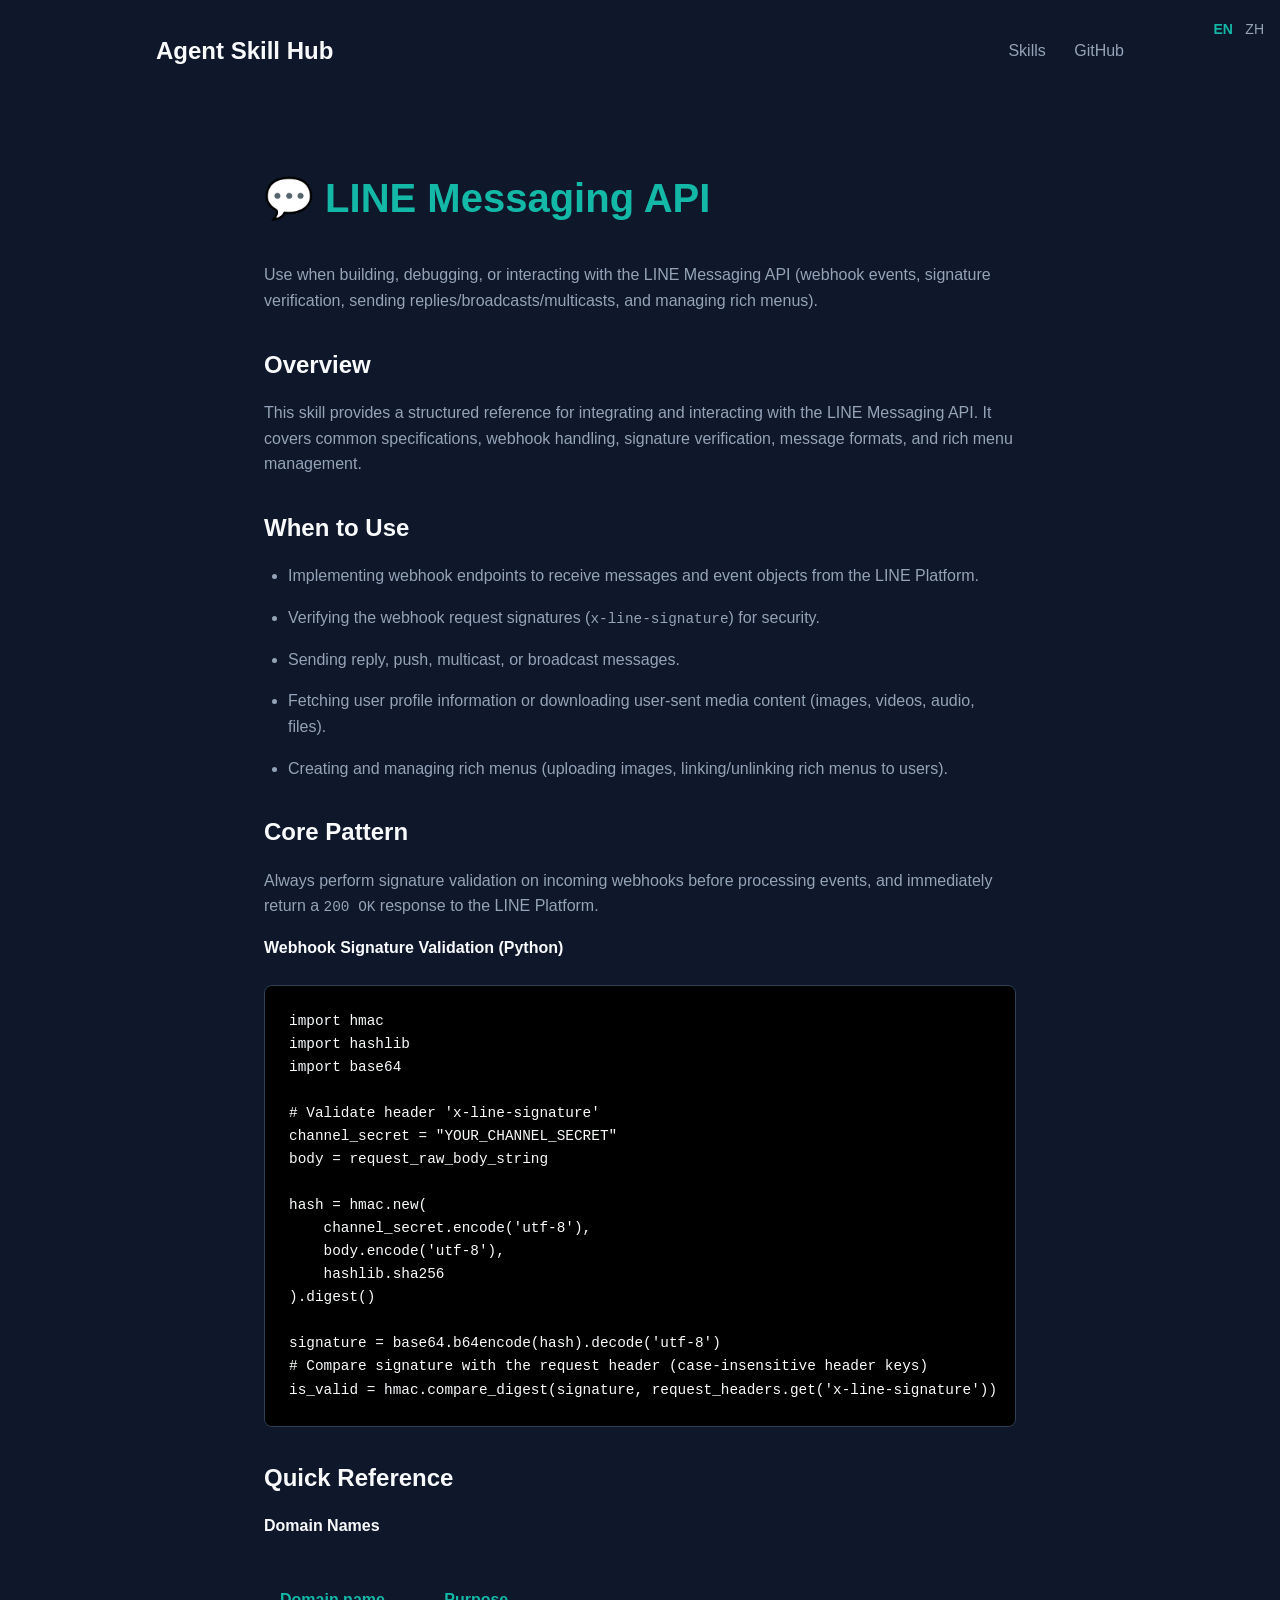
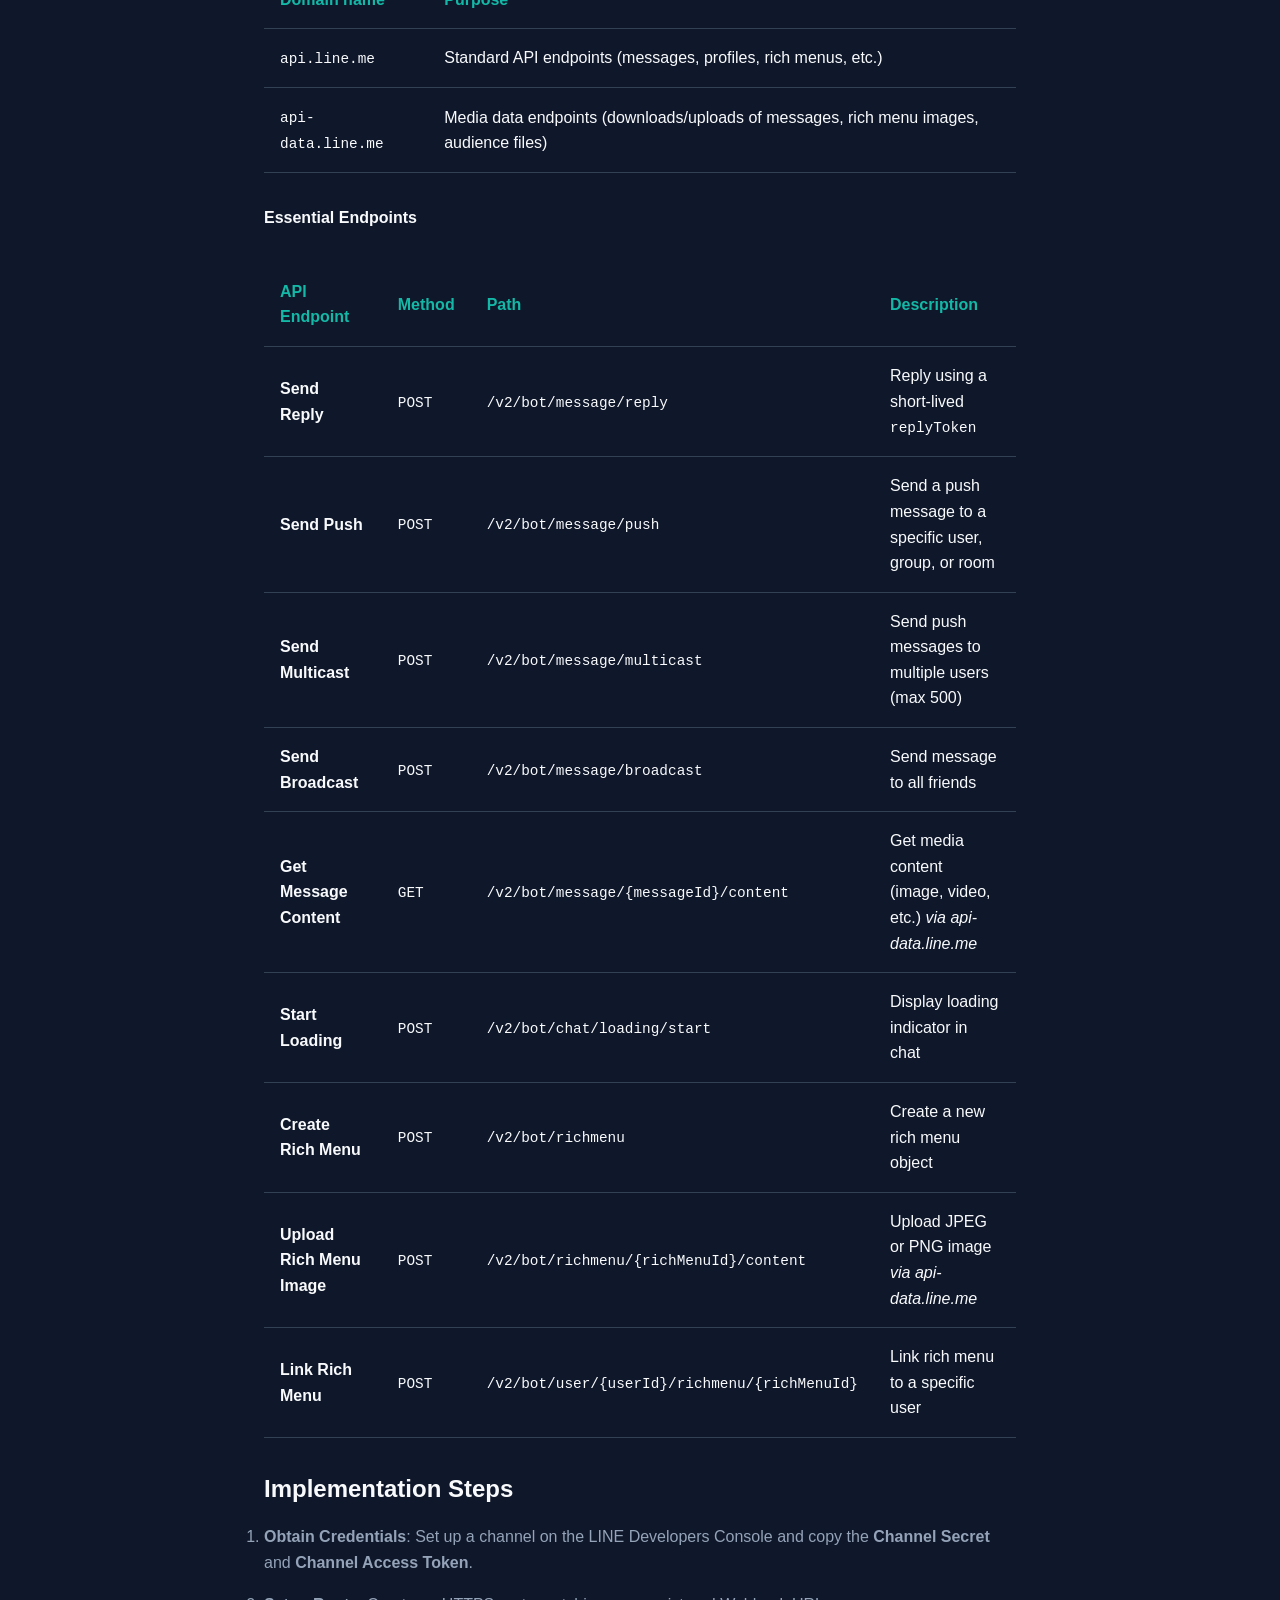
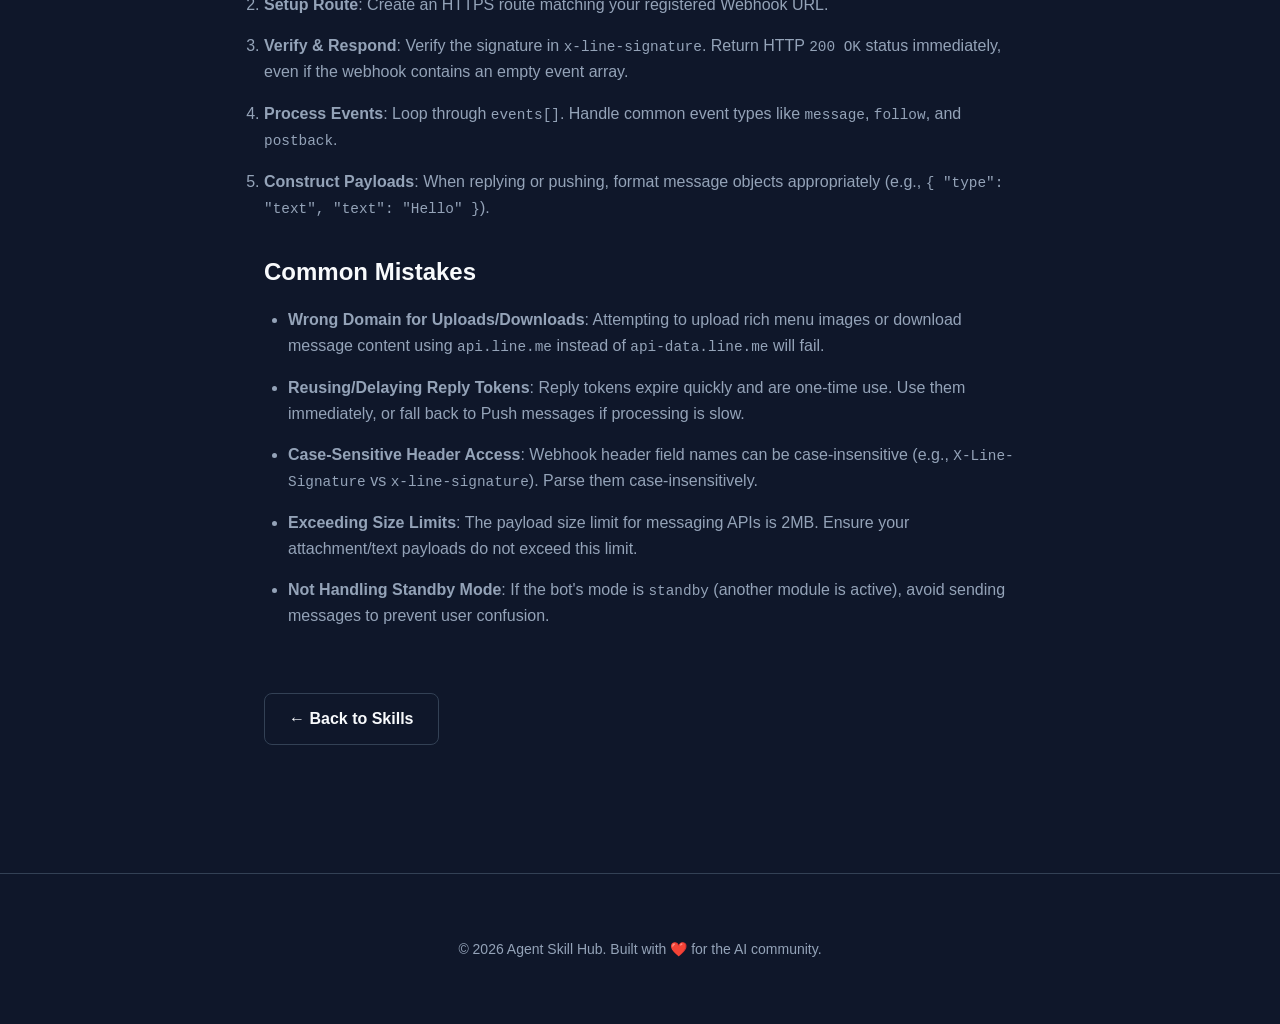
<file: docs/en/skills/line-messaging-api.html>
<!DOCTYPE html>
<html lang="en">
<head>
    <meta charset="UTF-8">
    <meta name="viewport" content="width=device-width, initial-scale=1.0">
    <title>LINE Messaging API - Agent Skill Hub</title>
    <link rel="stylesheet" href="../../assets/css/style.css">
</head>
<body>
    <div class="lang-switch">
        <a href="../../en/skills/line-messaging-api.html" class="active">EN</a>
        <a href="../../zh/skills/line-messaging-api.html">ZH</a>
    </div>

    <header>
        <a href="../index.html" class="logo" style="font-weight: 800; font-size: 1.5rem; text-decoration: none; color: inherit;">Agent Skill Hub</a>
        <nav>
            <a href="../index.html#skills">Skills</a>
            <a href="https://github.com/kkdai/agent-skill-hub">GitHub</a>
        </nav>
    </header>

    <article class="skill-detail">
        <h2>💬 LINE Messaging API</h2>
        <p>Use when building, debugging, or interacting with the LINE Messaging API (webhook events, signature verification, sending replies/broadcasts/multicasts, and managing rich menus).</p>

        <h3>Overview</h3>
        <p>This skill provides a structured reference for integrating and interacting with the LINE Messaging API. It covers common specifications, webhook handling, signature verification, message formats, and rich menu management.</p>

        <h3>When to Use</h3>
        <ul>
            <li>Implementing webhook endpoints to receive messages and event objects from the LINE Platform.</li>
            <li>Verifying the webhook request signatures (<code>x-line-signature</code>) for security.</li>
            <li>Sending reply, push, multicast, or broadcast messages.</li>
            <li>Fetching user profile information or downloading user-sent media content (images, videos, audio, files).</li>
            <li>Creating and managing rich menus (uploading images, linking/unlinking rich menus to users).</li>
        </ul>

        <h3>Core Pattern</h3>
        <p>Always perform signature validation on incoming webhooks before processing events, and immediately return a <code>200 OK</code> response to the LINE Platform.</p>
        
        <h4>Webhook Signature Validation (Python)</h4>
        <pre><code>import hmac
import hashlib
import base64

# Validate header 'x-line-signature'
channel_secret = "YOUR_CHANNEL_SECRET"
body = request_raw_body_string

hash = hmac.new(
    channel_secret.encode('utf-8'),
    body.encode('utf-8'),
    hashlib.sha256
).digest()

signature = base64.b64encode(hash).decode('utf-8')
# Compare signature with the request header (case-insensitive header keys)
is_valid = hmac.compare_digest(signature, request_headers.get('x-line-signature'))</code></pre>

        <h3>Quick Reference</h3>
        
        <h4>Domain Names</h4>
        <table>
            <thead>
                <tr>
                    <th>Domain name</th>
                    <th>Purpose</th>
                </tr>
            </thead>
            <tbody>
                <tr>
                    <td><code>api.line.me</code></td>
                    <td>Standard API endpoints (messages, profiles, rich menus, etc.)</td>
                </tr>
                <tr>
                    <td><code>api-data.line.me</code></td>
                    <td>Media data endpoints (downloads/uploads of messages, rich menu images, audience files)</td>
                </tr>
            </tbody>
        </table>

        <h4>Essential Endpoints</h4>
        <table>
            <thead>
                <tr>
                    <th>API Endpoint</th>
                    <th>Method</th>
                    <th>Path</th>
                    <th>Description</th>
                </tr>
            </thead>
            <tbody>
                <tr>
                    <td><strong>Send Reply</strong></td>
                    <td><code>POST</code></td>
                    <td><code>/v2/bot/message/reply</code></td>
                    <td>Reply using a short-lived <code>replyToken</code></td>
                </tr>
                <tr>
                    <td><strong>Send Push</strong></td>
                    <td><code>POST</code></td>
                    <td><code>/v2/bot/message/push</code></td>
                    <td>Send a push message to a specific user, group, or room</td>
                </tr>
                <tr>
                    <td><strong>Send Multicast</strong></td>
                    <td><code>POST</code></td>
                    <td><code>/v2/bot/message/multicast</code></td>
                    <td>Send push messages to multiple users (max 500)</td>
                </tr>
                <tr>
                    <td><strong>Send Broadcast</strong></td>
                    <td><code>POST</code></td>
                    <td><code>/v2/bot/message/broadcast</code></td>
                    <td>Send message to all friends</td>
                </tr>
                <tr>
                    <td><strong>Get Message Content</strong></td>
                    <td><code>GET</code></td>
                    <td><code>/v2/bot/message/{messageId}/content</code></td>
                    <td>Get media content (image, video, etc.) <em>via api-data.line.me</em></td>
                </tr>
                <tr>
                    <td><strong>Start Loading</strong></td>
                    <td><code>POST</code></td>
                    <td><code>/v2/bot/chat/loading/start</code></td>
                    <td>Display loading indicator in chat</td>
                </tr>
                <tr>
                    <td><strong>Create Rich Menu</strong></td>
                    <td><code>POST</code></td>
                    <td><code>/v2/bot/richmenu</code></td>
                    <td>Create a new rich menu object</td>
                </tr>
                <tr>
                    <td><strong>Upload Rich Menu Image</strong></td>
                    <td><code>POST</code></td>
                    <td><code>/v2/bot/richmenu/{richMenuId}/content</code></td>
                    <td>Upload JPEG or PNG image <em>via api-data.line.me</em></td>
                </tr>
                <tr>
                    <td><strong>Link Rich Menu</strong></td>
                    <td><code>POST</code></td>
                    <td><code>/v2/bot/user/{userId}/richmenu/{richMenuId}</code></td>
                    <td>Link rich menu to a specific user</td>
                </tr>
            </tbody>
        </table>

        <h3>Implementation Steps</h3>
        <ol>
            <li><strong>Obtain Credentials</strong>: Set up a channel on the LINE Developers Console and copy the <strong>Channel Secret</strong> and <strong>Channel Access Token</strong>.</li>
            <li><strong>Setup Route</strong>: Create an HTTPS route matching your registered Webhook URL.</li>
            <li><strong>Verify & Respond</strong>: Verify the signature in <code>x-line-signature</code>. Return HTTP <code>200 OK</code> status immediately, even if the webhook contains an empty event array.</li>
            <li><strong>Process Events</strong>: Loop through <code>events[]</code>. Handle common event types like <code>message</code>, <code>follow</code>, and <code>postback</code>.</li>
            <li><strong>Construct Payloads</strong>: When replying or pushing, format message objects appropriately (e.g., <code>{ "type": "text", "text": "Hello" }</code>).</li>
        </ol>

        <h3>Common Mistakes</h3>
        <ul>
            <li><strong>Wrong Domain for Uploads/Downloads</strong>: Attempting to upload rich menu images or download message content using <code>api.line.me</code> instead of <code>api-data.line.me</code> will fail.</li>
            <li><strong>Reusing/Delaying Reply Tokens</strong>: Reply tokens expire quickly and are one-time use. Use them immediately, or fall back to Push messages if processing is slow.</li>
            <li><strong>Case-Sensitive Header Access</strong>: Webhook header field names can be case-insensitive (e.g., <code>X-Line-Signature</code> vs <code>x-line-signature</code>). Parse them case-insensitively.</li>
            <li><strong>Exceeding Size Limits</strong>: The payload size limit for messaging APIs is 2MB. Ensure your attachment/text payloads do not exceed this limit.</li>
            <li><strong>Not Handling Standby Mode</strong>: If the bot's mode is <code>standby</code> (another module is active), avoid sending messages to prevent user confusion.</li>
        </ul>

        <div style="margin-top: 4rem;">
            <a href="../index.html#skills" class="btn btn-secondary">&larr; Back to Skills</a>
        </div>
    </article>

    <footer>
        <p>&copy; 2026 Agent Skill Hub. Built with ❤️ for the AI community.</p>
    </footer>
</body>
</html>
</file>
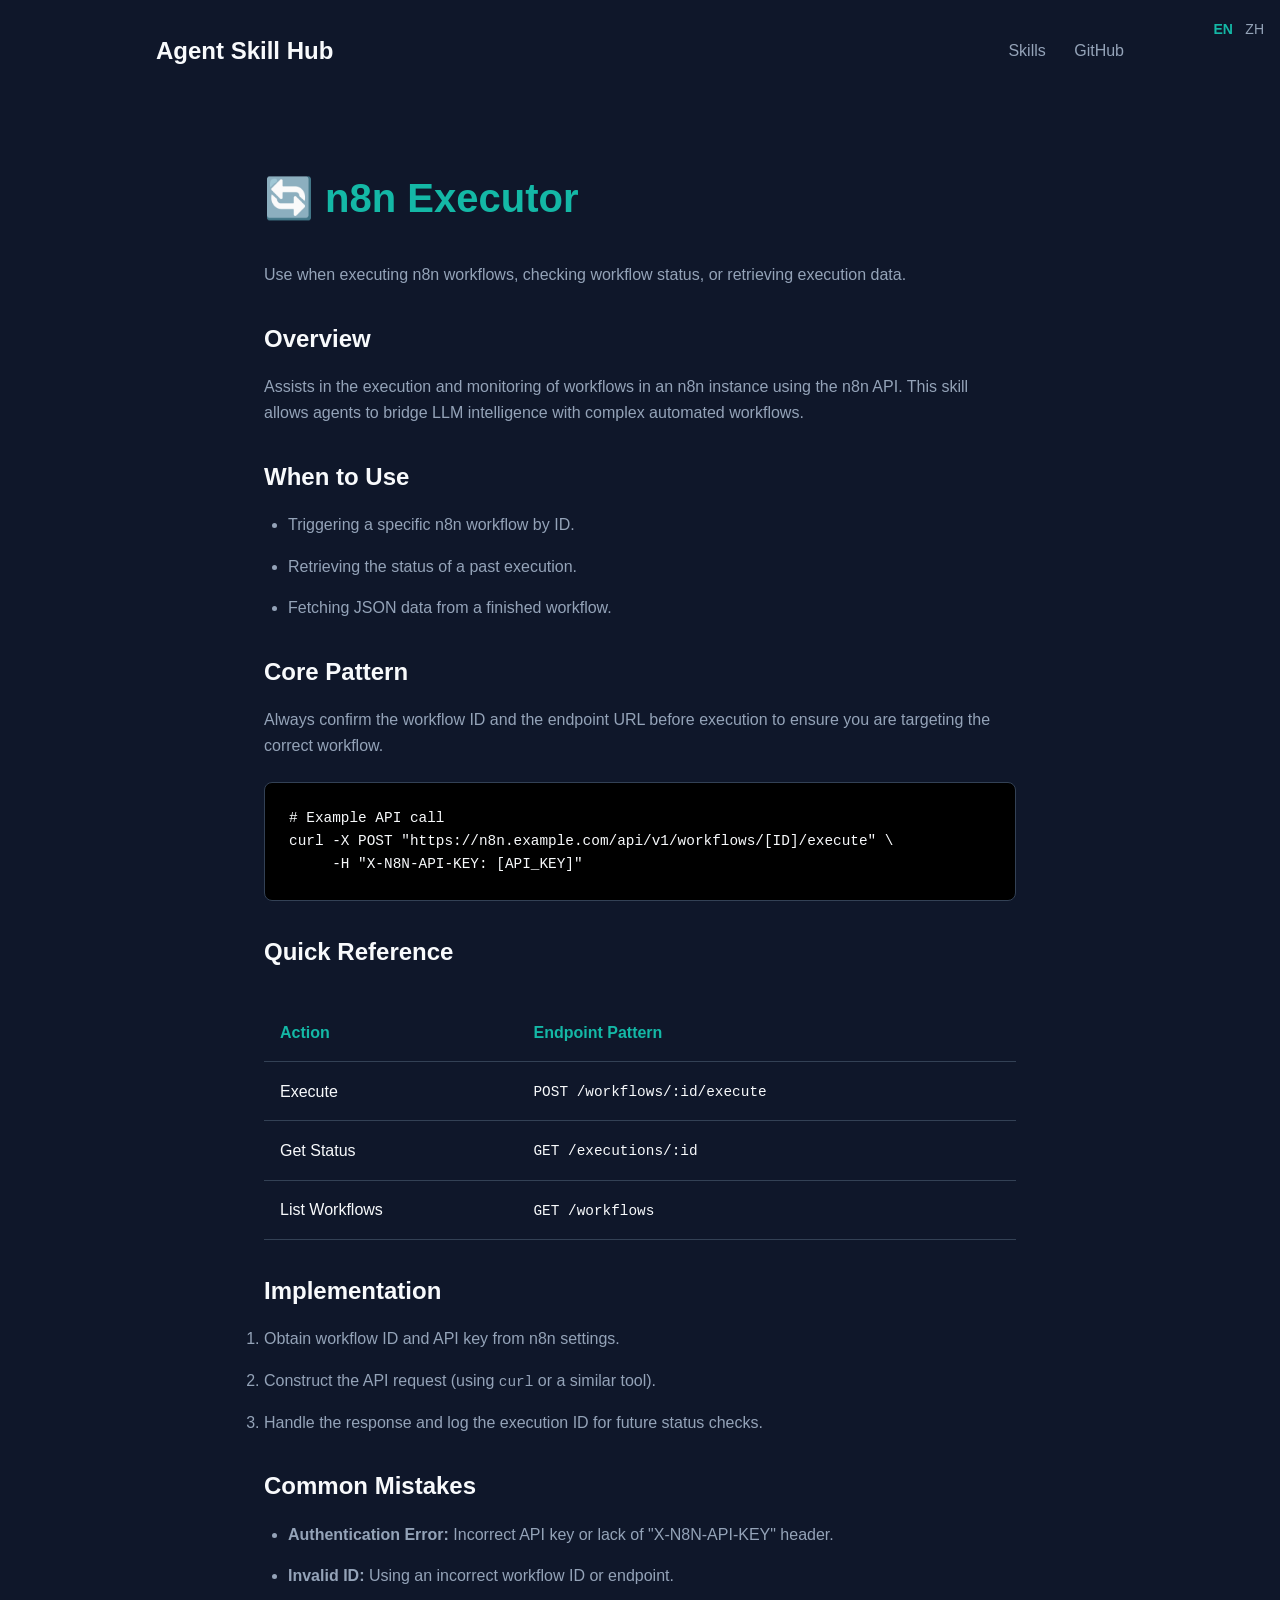
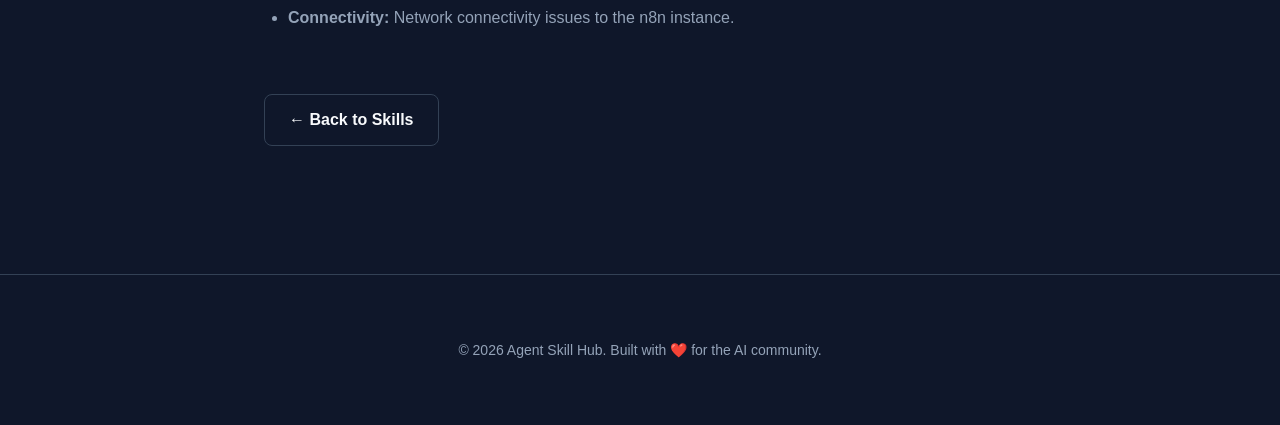
<file: docs/en/skills/n8n-executor.html>
<!DOCTYPE html>
<html lang="en">
<head>
    <meta charset="UTF-8">
    <meta name="viewport" content="width=device-width, initial-scale=1.0">
    <title>n8n Executor - Agent Skill Hub</title>
    <link rel="stylesheet" href="../../assets/css/style.css">
</head>
<body>
    <div class="lang-switch">
        <a href="../../en/skills/n8n-executor.html" class="active">EN</a>
        <a href="../../zh/skills/n8n-executor.html">ZH</a>
    </div>

    <header>
        <a href="../index.html" class="logo" style="font-weight: 800; font-size: 1.5rem; text-decoration: none; color: inherit;">Agent Skill Hub</a>
        <nav>
            <a href="../index.html#skills">Skills</a>
            <a href="https://github.com/kkdai/agent-skill-hub">GitHub</a>
        </nav>
    </header>

    <article class="skill-detail">
        <h2>🔄 n8n Executor</h2>
        <p>Use when executing n8n workflows, checking workflow status, or retrieving execution data.</p>

        <h3>Overview</h3>
        <p>Assists in the execution and monitoring of workflows in an n8n instance using the n8n API. This skill allows agents to bridge LLM intelligence with complex automated workflows.</p>

        <h3>When to Use</h3>
        <ul>
            <li>Triggering a specific n8n workflow by ID.</li>
            <li>Retrieving the status of a past execution.</li>
            <li>Fetching JSON data from a finished workflow.</li>
        </ul>

        <h3>Core Pattern</h3>
        <p>Always confirm the workflow ID and the endpoint URL before execution to ensure you are targeting the correct workflow.</p>
        <pre><code># Example API call
curl -X POST "https://n8n.example.com/api/v1/workflows/[ID]/execute" \
     -H "X-N8N-API-KEY: [API_KEY]"</code></pre>

        <h3>Quick Reference</h3>
        <table>
            <thead>
                <tr>
                    <th>Action</th>
                    <th>Endpoint Pattern</th>
                </tr>
            </thead>
            <tbody>
                <tr>
                    <td>Execute</td>
                    <td><code>POST /workflows/:id/execute</code></td>
                </tr>
                <tr>
                    <td>Get Status</td>
                    <td><code>GET /executions/:id</code></td>
                </tr>
                <tr>
                    <td>List Workflows</td>
                    <td><code>GET /workflows</code></td>
                </tr>
            </tbody>
        </table>

        <h3>Implementation</h3>
        <ol>
            <li>Obtain workflow ID and API key from n8n settings.</li>
            <li>Construct the API request (using <code>curl</code> or a similar tool).</li>
            <li>Handle the response and log the execution ID for future status checks.</li>
        </ol>

        <h3>Common Mistakes</h3>
        <ul>
            <li><strong>Authentication Error:</strong> Incorrect API key or lack of "X-N8N-API-KEY" header.</li>
            <li><strong>Invalid ID:</strong> Using an incorrect workflow ID or endpoint.</li>
            <li><strong>Connectivity:</strong> Network connectivity issues to the n8n instance.</li>
        </ul>

        <div style="margin-top: 4rem;">
            <a href="../index.html#skills" class="btn btn-secondary">&larr; Back to Skills</a>
        </div>
    </article>

    <footer>
        <p>&copy; 2026 Agent Skill Hub. Built with ❤️ for the AI community.</p>
    </footer>
</body>
</html>
</file>
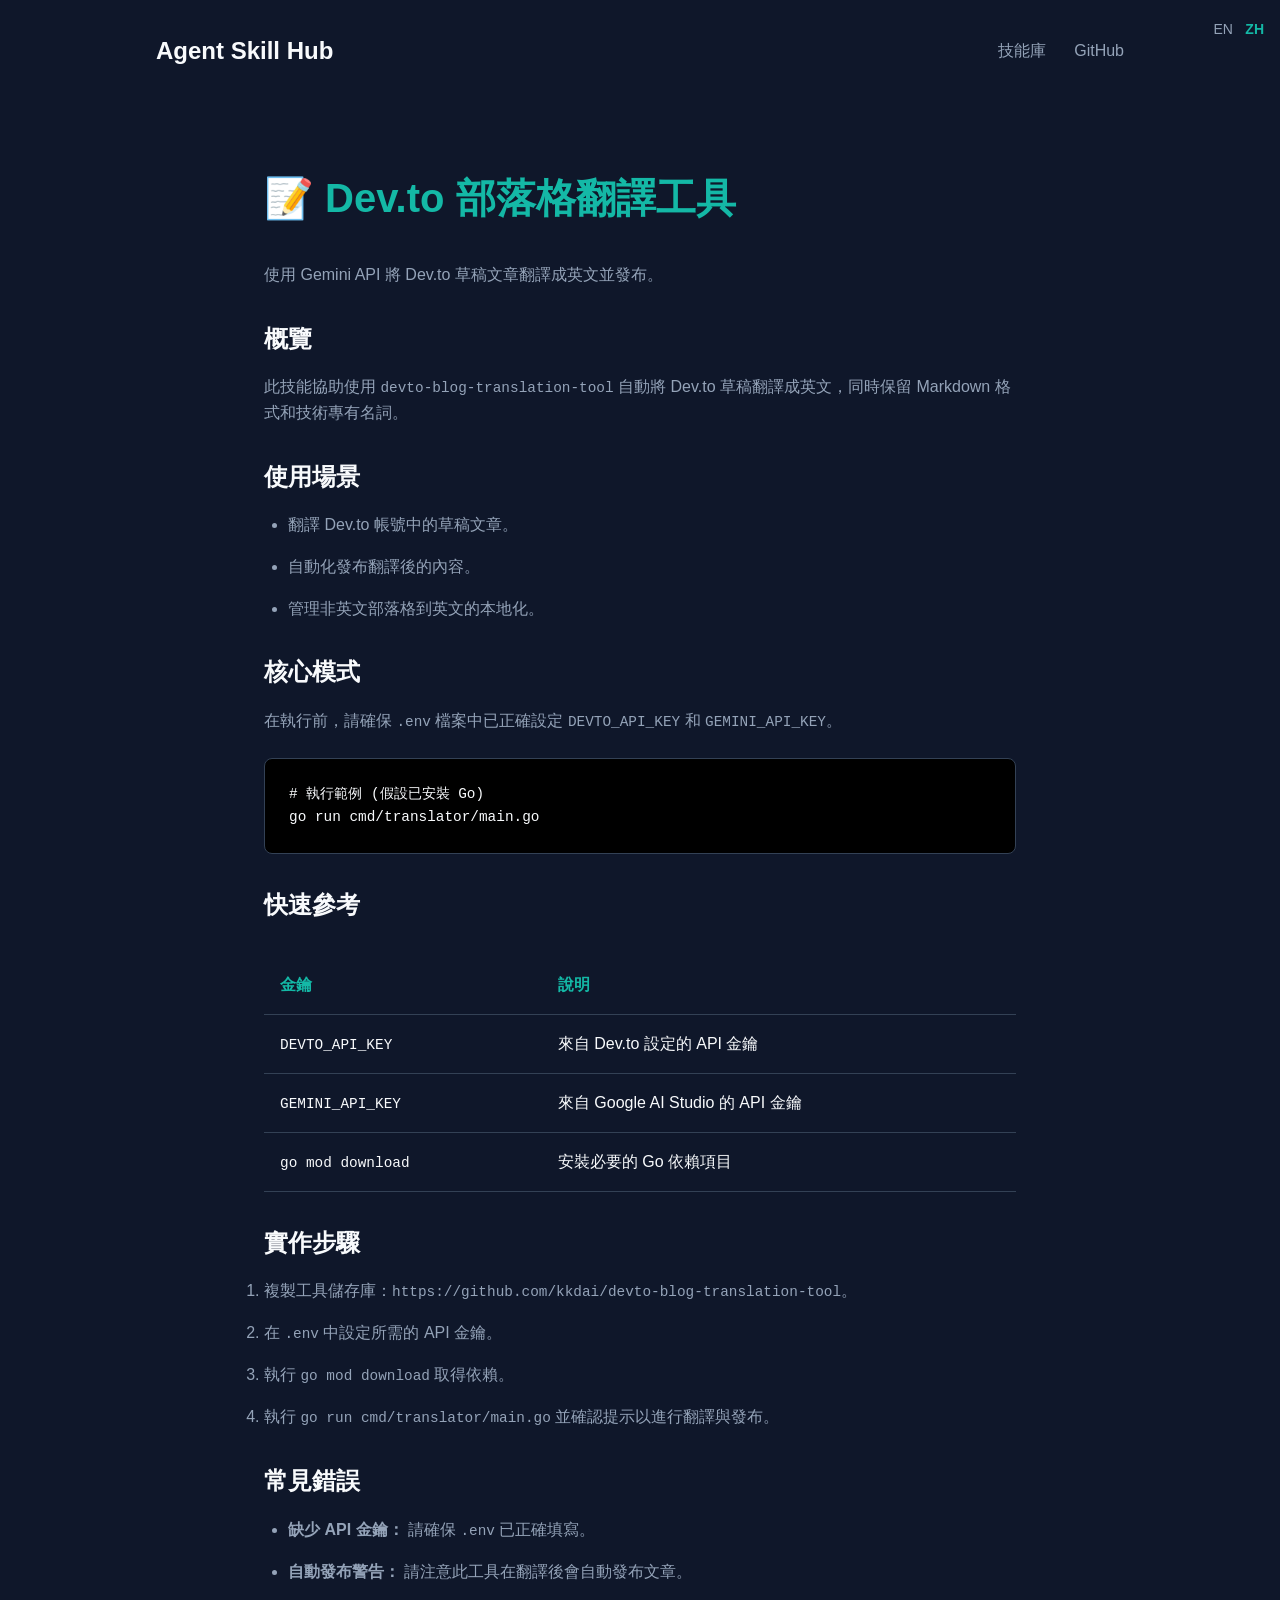
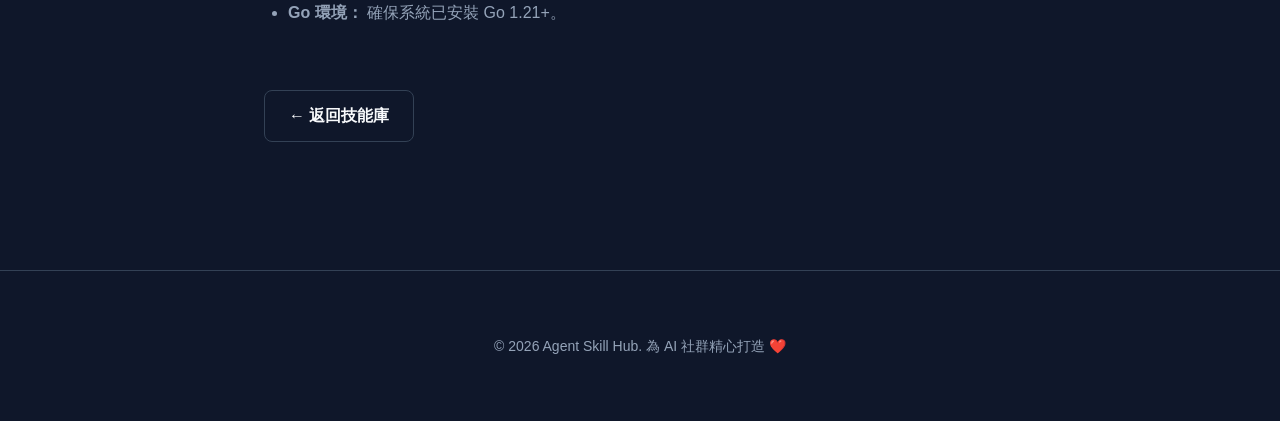
<file: docs/zh/skills/devto-translator.html>
<!DOCTYPE html>
<html lang="zh-TW">
<head>
    <meta charset="UTF-8">
    <meta name="viewport" content="width=device-width, initial-scale=1.0">
    <title>Dev.to 翻譯器 - Agent Skill Hub</title>
    <link rel="stylesheet" href="../../assets/css/style.css">
</head>
<body>
    <div class="lang-switch">
        <a href="../../en/skills/devto-translator.html">EN</a>
        <a href="../../zh/skills/devto-translator.html" class="active">ZH</a>
    </div>

    <header>
        <a href="../index.html" class="logo" style="font-weight: 800; font-size: 1.5rem; text-decoration: none; color: inherit;">Agent Skill Hub</a>
        <nav>
            <a href="../index.html#skills">技能庫</a>
            <a href="https://github.com/kkdai/agent-skill-hub">GitHub</a>
        </nav>
    </header>

    <article class="skill-detail">
        <h2>📝 Dev.to 部落格翻譯工具</h2>
        <p>使用 Gemini API 將 Dev.to 草稿文章翻譯成英文並發布。</p>

        <h3>概覽</h3>
        <p>此技能協助使用 <code>devto-blog-translation-tool</code> 自動將 Dev.to 草稿翻譯成英文，同時保留 Markdown 格式和技術專有名詞。</p>

        <h3>使用場景</h3>
        <ul>
            <li>翻譯 Dev.to 帳號中的草稿文章。</li>
            <li>自動化發布翻譯後的內容。</li>
            <li>管理非英文部落格到英文的本地化。</li>
        </ul>

        <h3>核心模式</h3>
        <p>在執行前，請確保 <code>.env</code> 檔案中已正確設定 <code>DEVTO_API_KEY</code> 和 <code>GEMINI_API_KEY</code>。</p>
        <pre><code># 執行範例 (假設已安裝 Go)
go run cmd/translator/main.go</code></pre>

        <h3>快速參考</h3>
        <table>
            <thead>
                <tr>
                    <th>金鑰</th>
                    <th>說明</th>
                </tr>
            </thead>
            <tbody>
                <tr>
                    <td><code>DEVTO_API_KEY</code></td>
                    <td>來自 Dev.to 設定的 API 金鑰</td>
                </tr>
                <tr>
                    <td><code>GEMINI_API_KEY</code></td>
                    <td>來自 Google AI Studio 的 API 金鑰</td>
                </tr>
                <tr>
                    <td><code>go mod download</code></td>
                    <td>安裝必要的 Go 依賴項目</td>
                </tr>
            </tbody>
        </table>

        <h3>實作步驟</h3>
        <ol>
            <li>複製工具儲存庫：<code>https://github.com/kkdai/devto-blog-translation-tool</code>。</li>
            <li>在 <code>.env</code> 中設定所需的 API 金鑰。</li>
            <li>執行 <code>go mod download</code> 取得依賴。</li>
            <li>執行 <code>go run cmd/translator/main.go</code> 並確認提示以進行翻譯與發布。</li>
        </ol>

        <h3>常見錯誤</h3>
        <ul>
            <li><strong>缺少 API 金鑰：</strong> 請確保 <code>.env</code> 已正確填寫。</li>
            <li><strong>自動發布警告：</strong> 請注意此工具在翻譯後會自動發布文章。</li>
            <li><strong>Go 環境：</strong> 確保系統已安裝 Go 1.21+。</li>
        </ul>

        <div style="margin-top: 4rem;">
            <a href="../index.html#skills" class="btn btn-secondary">&larr; 返回技能庫</a>
        </div>
    </article>

    <footer>
        <p>&copy; 2026 Agent Skill Hub. 為 AI 社群精心打造 ❤️</p>
    </footer>
</body>
</html>
</file>
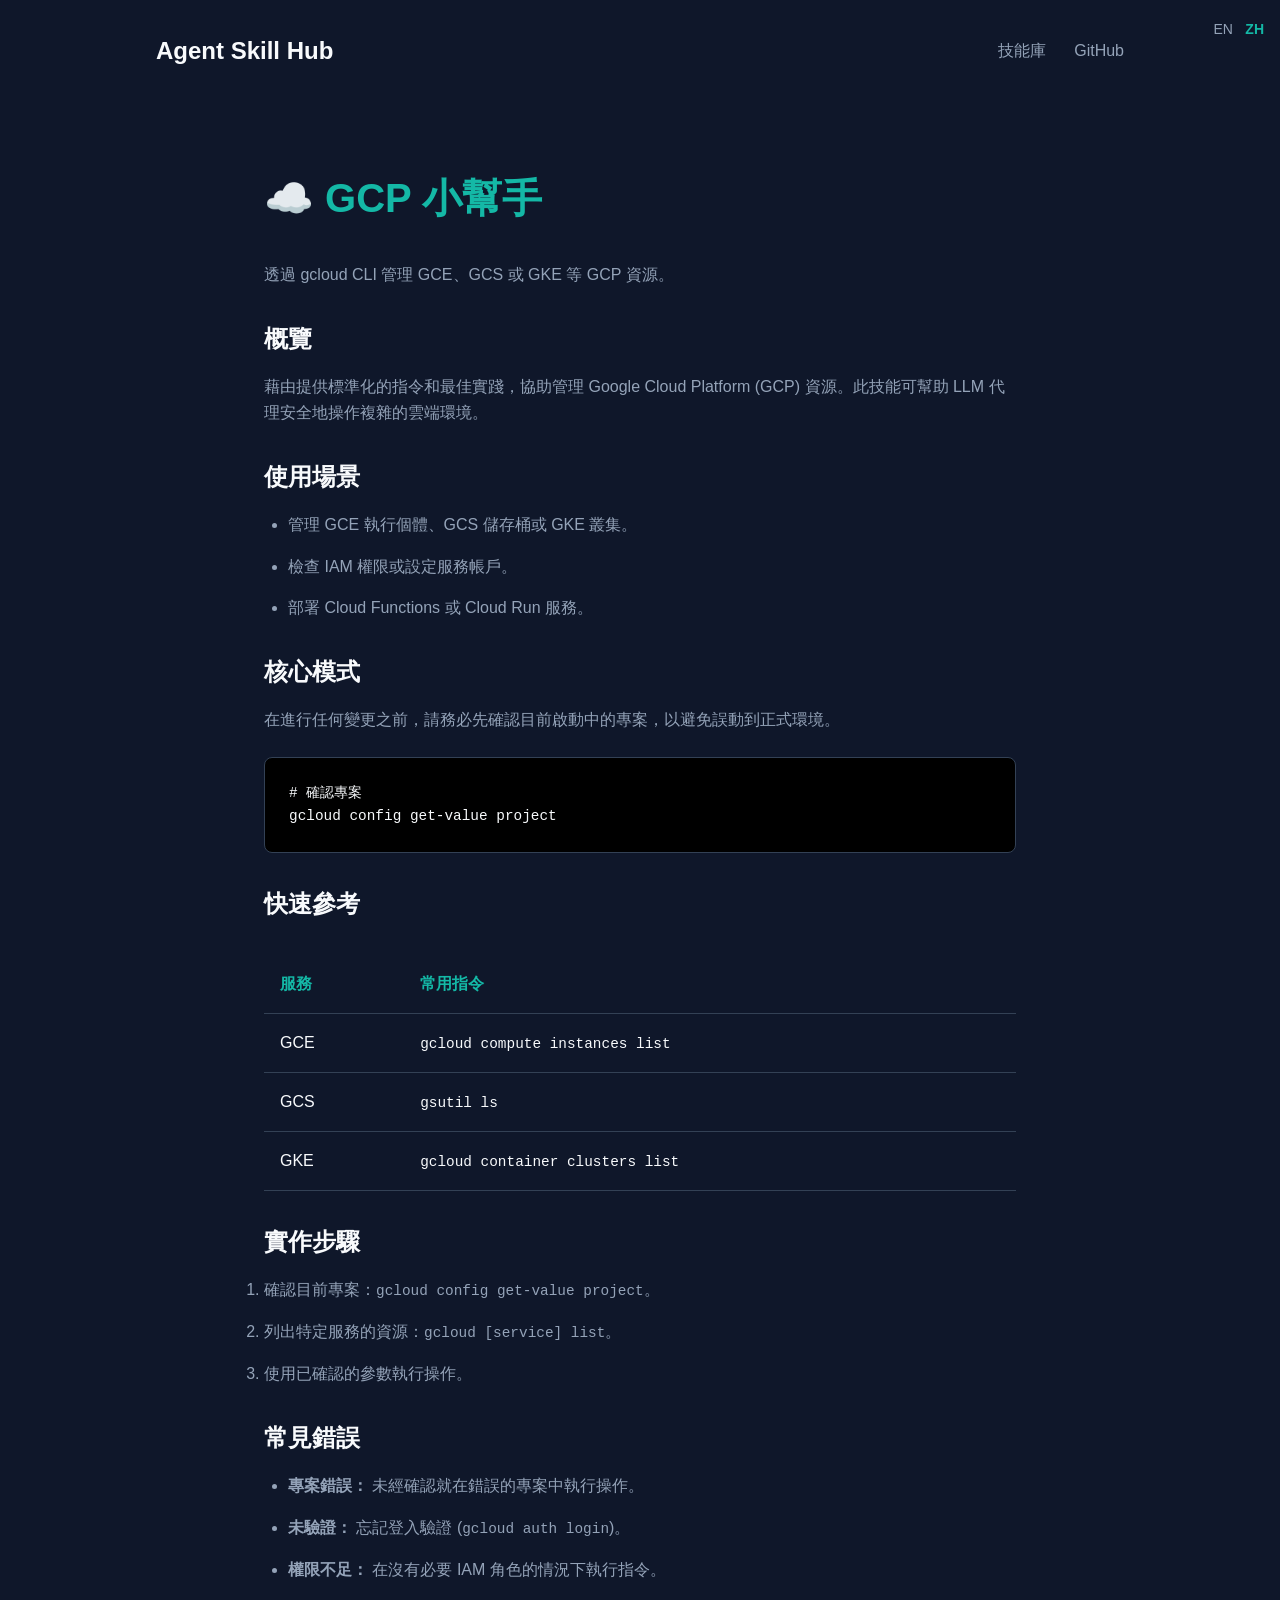
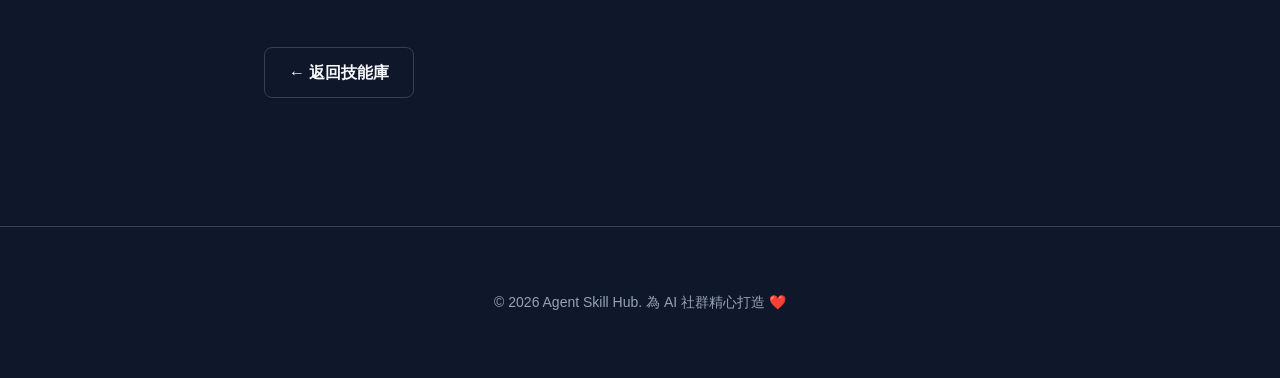
<file: docs/zh/skills/gcp-helper.html>
<!DOCTYPE html>
<html lang="zh-TW">
<head>
    <meta charset="UTF-8">
    <meta name="viewport" content="width=device-width, initial-scale=1.0">
    <title>GCP 小幫手 - Agent Skill Hub</title>
    <link rel="stylesheet" href="../../assets/css/style.css">
</head>
<body>
    <div class="lang-switch">
        <a href="../../en/skills/gcp-helper.html">EN</a>
        <a href="../../zh/skills/gcp-helper.html" class="active">ZH</a>
    </div>

    <header>
        <a href="../index.html" class="logo" style="font-weight: 800; font-size: 1.5rem; text-decoration: none; color: inherit;">Agent Skill Hub</a>
        <nav>
            <a href="../index.html#skills">技能庫</a>
            <a href="https://github.com/kkdai/agent-skill-hub">GitHub</a>
        </nav>
    </header>

    <article class="skill-detail">
        <h2>☁️ GCP 小幫手</h2>
        <p>透過 gcloud CLI 管理 GCE、GCS 或 GKE 等 GCP 資源。</p>

        <h3>概覽</h3>
        <p>藉由提供標準化的指令和最佳實踐，協助管理 Google Cloud Platform (GCP) 資源。此技能可幫助 LLM 代理安全地操作複雜的雲端環境。</p>

        <h3>使用場景</h3>
        <ul>
            <li>管理 GCE 執行個體、GCS 儲存桶或 GKE 叢集。</li>
            <li>檢查 IAM 權限或設定服務帳戶。</li>
            <li>部署 Cloud Functions 或 Cloud Run 服務。</li>
        </ul>

        <h3>核心模式</h3>
        <p>在進行任何變更之前，請務必先確認目前啟動中的專案，以避免誤動到正式環境。</p>
        <pre><code># 確認專案
gcloud config get-value project</code></pre>

        <h3>快速參考</h3>
        <table>
            <thead>
                <tr>
                    <th>服務</th>
                    <th>常用指令</th>
                </tr>
            </thead>
            <tbody>
                <tr>
                    <td>GCE</td>
                    <td><code>gcloud compute instances list</code></td>
                </tr>
                <tr>
                    <td>GCS</td>
                    <td><code>gsutil ls</code></td>
                </tr>
                <tr>
                    <td>GKE</td>
                    <td><code>gcloud container clusters list</code></td>
                </tr>
            </tbody>
        </table>

        <h3>實作步驟</h3>
        <ol>
            <li>確認目前專案：<code>gcloud config get-value project</code>。</li>
            <li>列出特定服務的資源：<code>gcloud [service] list</code>。</li>
            <li>使用已確認的參數執行操作。</li>
        </ol>

        <h3>常見錯誤</h3>
        <ul>
            <li><strong>專案錯誤：</strong> 未經確認就在錯誤的專案中執行操作。</li>
            <li><strong>未驗證：</strong> 忘記登入驗證 (<code>gcloud auth login</code>)。</li>
            <li><strong>權限不足：</strong> 在沒有必要 IAM 角色的情況下執行指令。</li>
        </ul>

        <div style="margin-top: 4rem;">
            <a href="../index.html#skills" class="btn btn-secondary">&larr; 返回技能庫</a>
        </div>
    </article>

    <footer>
        <p>&copy; 2026 Agent Skill Hub. 為 AI 社群精心打造 ❤️</p>
    </footer>
</body>
</html>
</file>
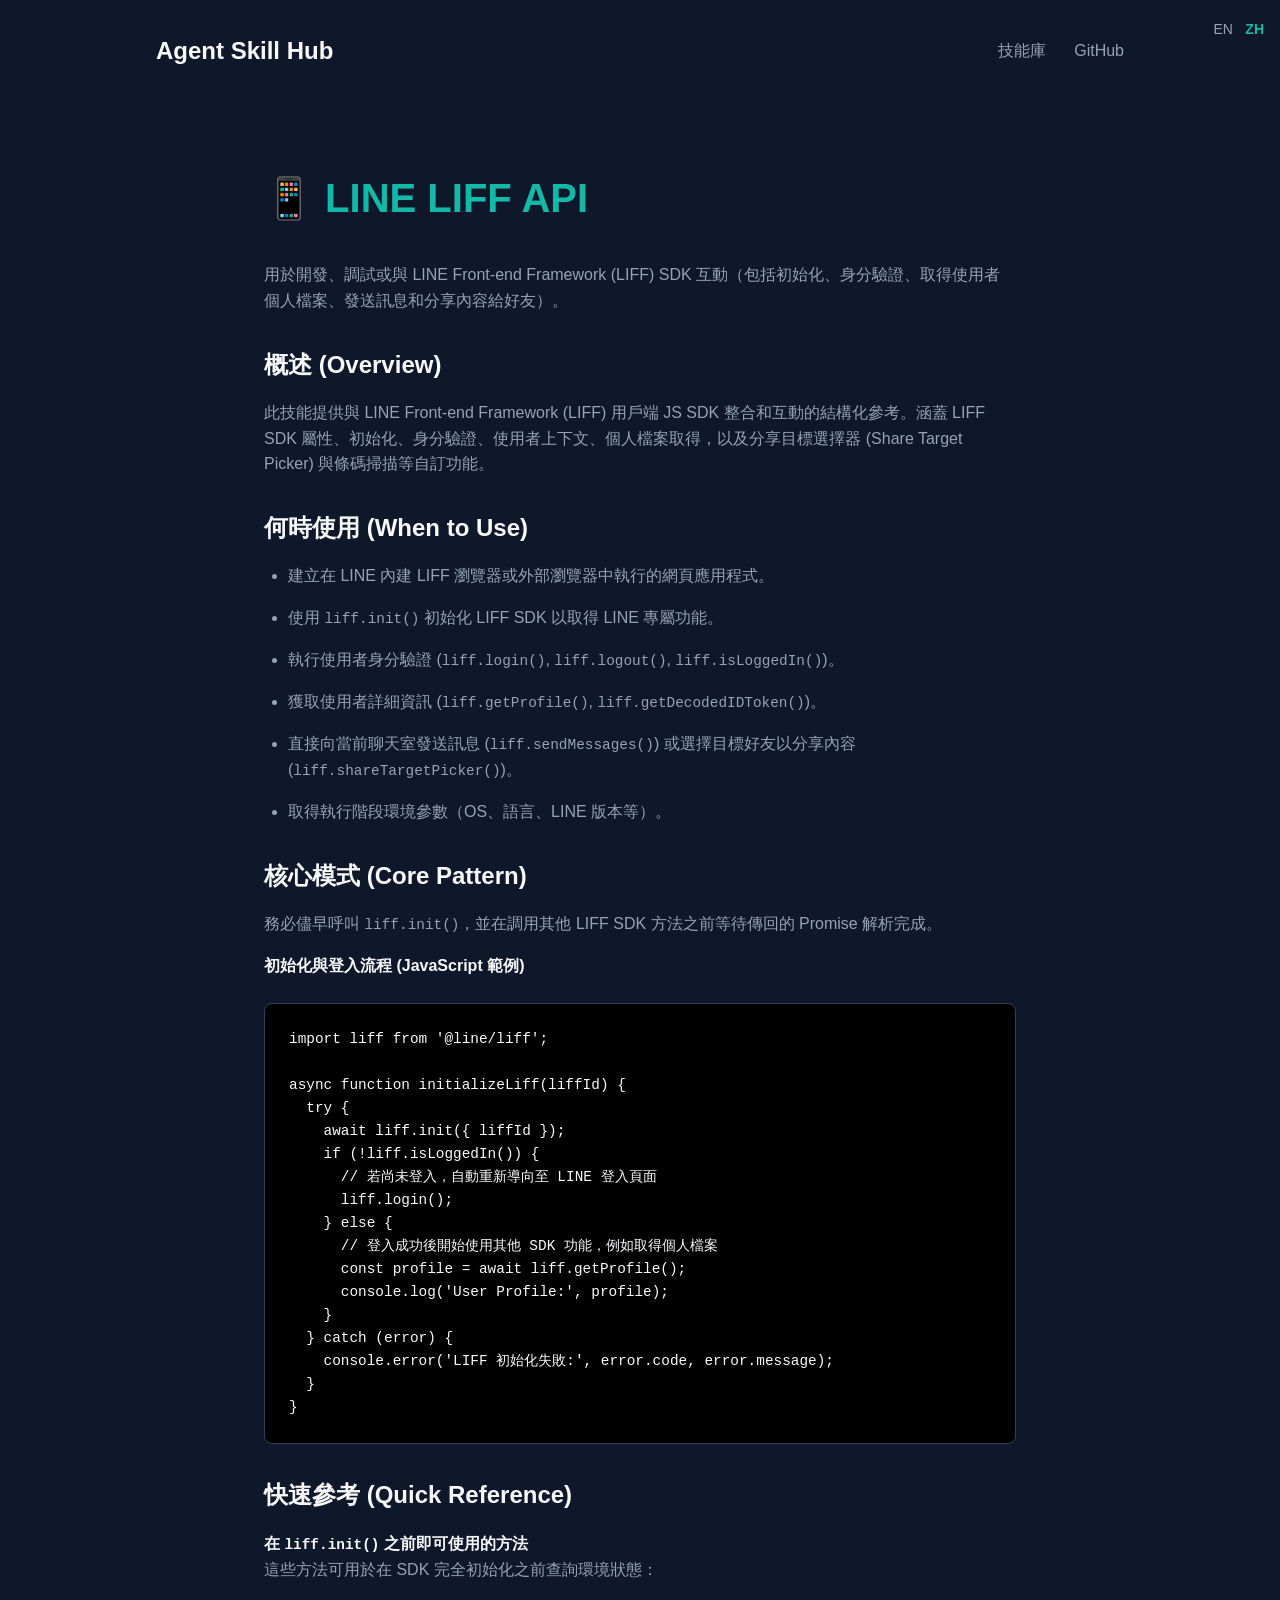
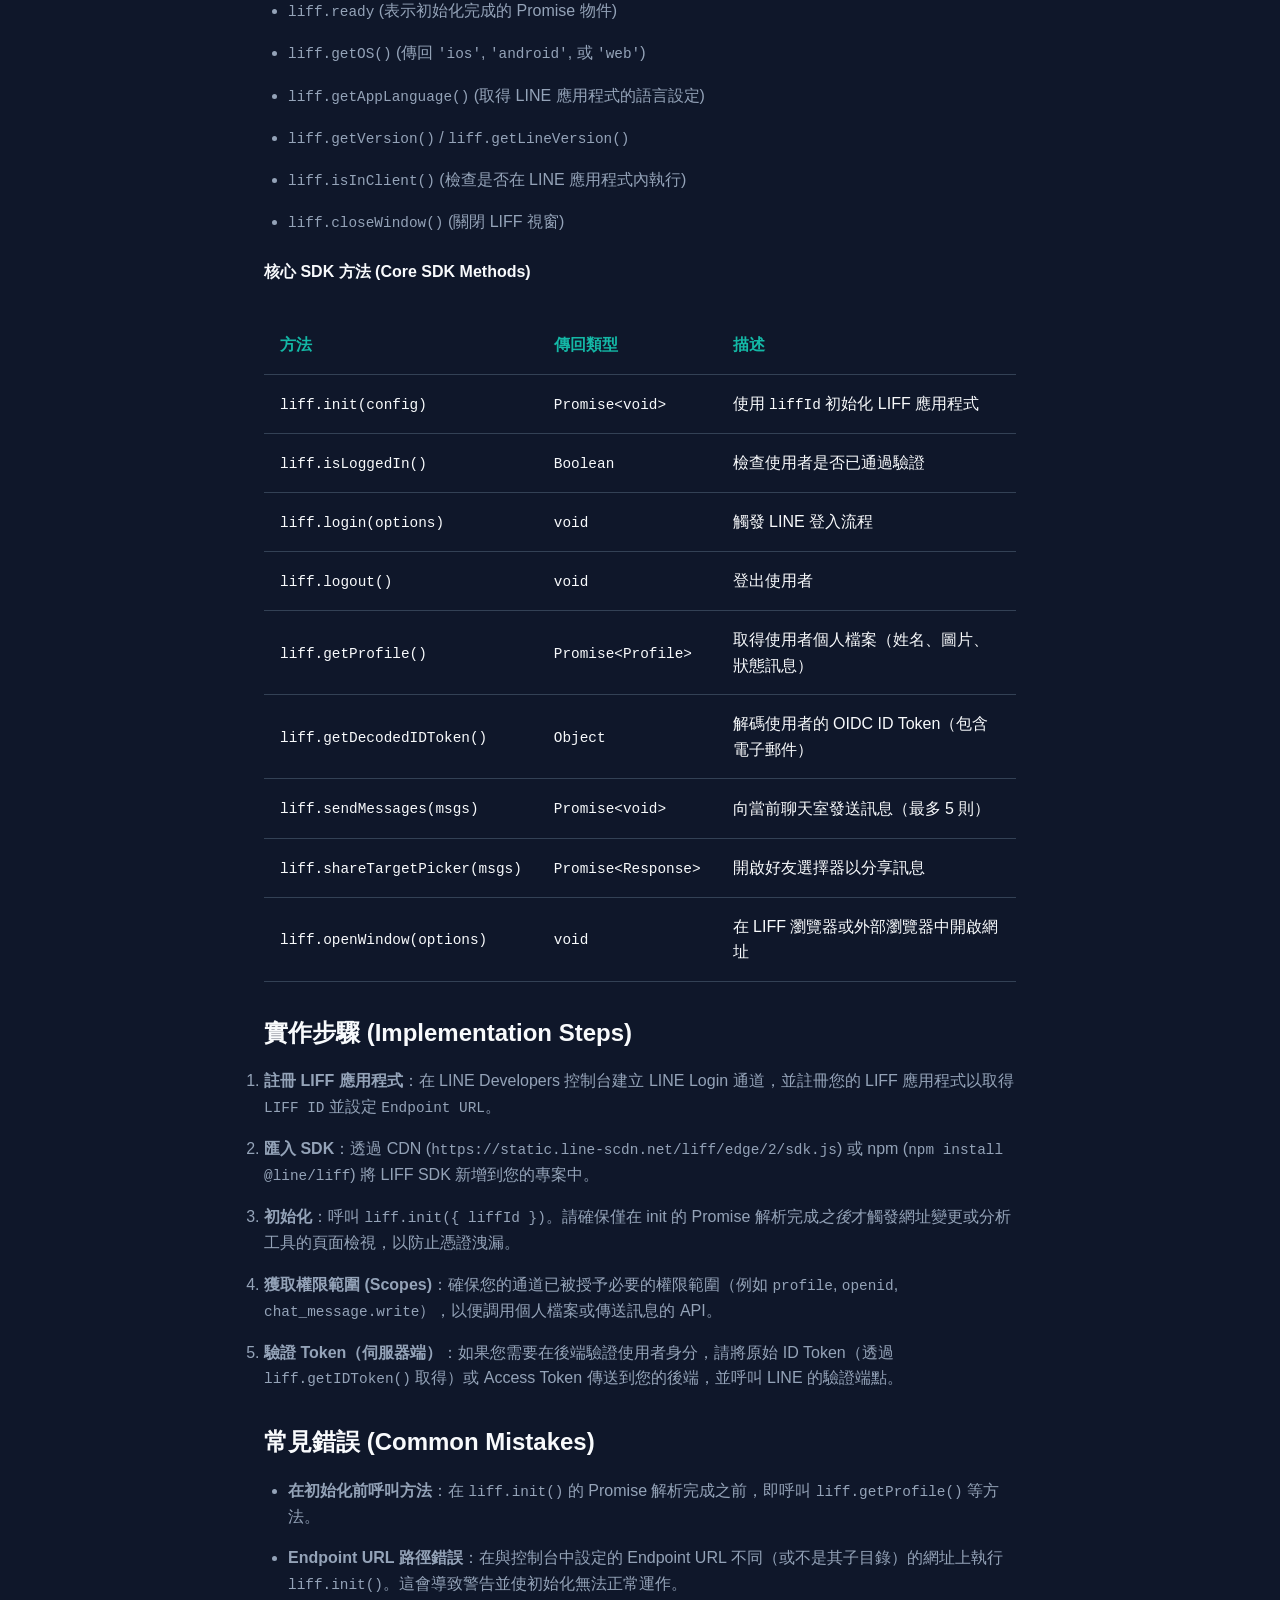
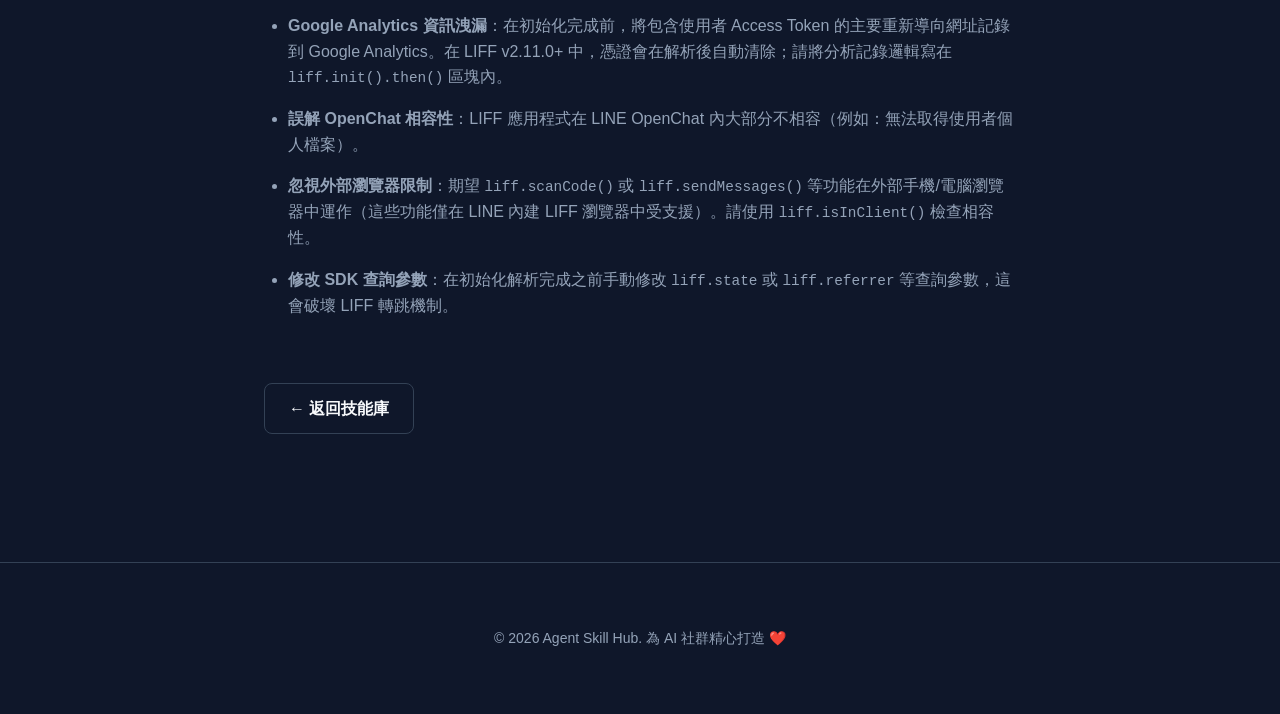
<file: docs/zh/skills/line-liff-api.html>
<!DOCTYPE html>
<html lang="zh-TW">
<head>
    <meta charset="UTF-8">
    <meta name="viewport" content="width=device-width, initial-scale=1.0">
    <title>LINE LIFF API - Agent Skill Hub</title>
    <link rel="stylesheet" href="../../assets/css/style.css">
</head>
<body>
    <div class="lang-switch">
        <a href="../../en/skills/line-liff-api.html">EN</a>
        <a href="../../zh/skills/line-liff-api.html" class="active">ZH</a>
    </div>

    <header>
        <a href="../index.html" class="logo" style="font-weight: 800; font-size: 1.5rem; text-decoration: none; color: inherit;">Agent Skill Hub</a>
        <nav>
            <a href="../index.html#skills">技能庫</a>
            <a href="https://github.com/kkdai/agent-skill-hub">GitHub</a>
        </nav>
    </header>

    <article class="skill-detail">
        <h2>📱 LINE LIFF API</h2>
        <p>用於開發、調試或與 LINE Front-end Framework (LIFF) SDK 互動（包括初始化、身分驗證、取得使用者個人檔案、發送訊息和分享內容給好友）。</p>

        <h3>概述 (Overview)</h3>
        <p>此技能提供與 LINE Front-end Framework (LIFF) 用戶端 JS SDK 整合和互動的結構化參考。涵蓋 LIFF SDK 屬性、初始化、身分驗證、使用者上下文、個人檔案取得，以及分享目標選擇器 (Share Target Picker) 與條碼掃描等自訂功能。</p>

        <h3>何時使用 (When to Use)</h3>
        <ul>
            <li>建立在 LINE 內建 LIFF 瀏覽器或外部瀏覽器中執行的網頁應用程式。</li>
            <li>使用 <code>liff.init()</code> 初始化 LIFF SDK 以取得 LINE 專屬功能。</li>
            <li>執行使用者身分驗證 (<code>liff.login()</code>, <code>liff.logout()</code>, <code>liff.isLoggedIn()</code>)。</li>
            <li>獲取使用者詳細資訊 (<code>liff.getProfile()</code>, <code>liff.getDecodedIDToken()</code>)。</li>
            <li>直接向當前聊天室發送訊息 (<code>liff.sendMessages()</code>) 或選擇目標好友以分享內容 (<code>liff.shareTargetPicker()</code>)。</li>
            <li>取得執行階段環境參數（OS、語言、LINE 版本等）。</li>
        </ul>

        <h3>核心模式 (Core Pattern)</h3>
        <p>務必儘早呼叫 <code>liff.init()</code>，並在調用其他 LIFF SDK 方法之前等待傳回的 Promise 解析完成。</p>
        
        <h4>初始化與登入流程 (JavaScript 範例)</h4>
        <pre><code>import liff from '@line/liff';

async function initializeLiff(liffId) {
  try {
    await liff.init({ liffId });
    if (!liff.isLoggedIn()) {
      // 若尚未登入，自動重新導向至 LINE 登入頁面
      liff.login();
    } else {
      // 登入成功後開始使用其他 SDK 功能，例如取得個人檔案
      const profile = await liff.getProfile();
      console.log('User Profile:', profile);
    }
  } catch (error) {
    console.error('LIFF 初始化失敗:', error.code, error.message);
  }
}</code></pre>

        <h3>快速參考 (Quick Reference)</h3>
        
        <h4>在 <code>liff.init()</code> 之前即可使用的方法</h4>
        <p>這些方法可用於在 SDK 完全初始化之前查詢環境狀態：</p>
        <ul>
            <li><code>liff.ready</code> (表示初始化完成的 Promise 物件)</li>
            <li><code>liff.getOS()</code> (傳回 <code>'ios'</code>, <code>'android'</code>, 或 <code>'web'</code>)</li>
            <li><code>liff.getAppLanguage()</code> (取得 LINE 應用程式的語言設定)</li>
            <li><code>liff.getVersion()</code> / <code>liff.getLineVersion()</code></li>
            <li><code>liff.isInClient()</code> (檢查是否在 LINE 應用程式內執行)</li>
            <li><code>liff.closeWindow()</code> (關閉 LIFF 視窗)</li>
        </ul>

        <h4>核心 SDK 方法 (Core SDK Methods)</h4>
        <table>
            <thead>
                <tr>
                    <th>方法</th>
                    <th>傳回類型</th>
                    <th>描述</th>
                </tr>
            </thead>
            <tbody>
                <tr>
                    <td><code>liff.init(config)</code></td>
                    <td><code>Promise&lt;void&gt;</code></td>
                    <td>使用 <code>liffId</code> 初始化 LIFF 應用程式</td>
                </tr>
                <tr>
                    <td><code>liff.isLoggedIn()</code></td>
                    <td><code>Boolean</code></td>
                    <td>檢查使用者是否已通過驗證</td>
                </tr>
                <tr>
                    <td><code>liff.login(options)</code></td>
                    <td><code>void</code></td>
                    <td>觸發 LINE 登入流程</td>
                </tr>
                <tr>
                    <td><code>liff.logout()</code></td>
                    <td><code>void</code></td>
                    <td>登出使用者</td>
                </tr>
                <tr>
                    <td><code>liff.getProfile()</code></td>
                    <td><code>Promise&lt;Profile&gt;</code></td>
                    <td>取得使用者個人檔案（姓名、圖片、狀態訊息）</td>
                </tr>
                <tr>
                    <td><code>liff.getDecodedIDToken()</code></td>
                    <td><code>Object</code></td>
                    <td>解碼使用者的 OIDC ID Token（包含電子郵件）</td>
                </tr>
                <tr>
                    <td><code>liff.sendMessages(msgs)</code></td>
                    <td><code>Promise&lt;void&gt;</code></td>
                    <td>向當前聊天室發送訊息（最多 5 則）</td>
                </tr>
                <tr>
                    <td><code>liff.shareTargetPicker(msgs)</code></td>
                    <td><code>Promise&lt;Response&gt;</code></td>
                    <td>開啟好友選擇器以分享訊息</td>
                </tr>
                <tr>
                    <td><code>liff.openWindow(options)</code></td>
                    <td><code>void</code></td>
                    <td>在 LIFF 瀏覽器或外部瀏覽器中開啟網址</td>
                </tr>
            </tbody>
        </table>

        <h3>實作步驟 (Implementation Steps)</h3>
        <ol>
            <li><strong>註冊 LIFF 應用程式</strong>：在 LINE Developers 控制台建立 LINE Login 通道，並註冊您的 LIFF 應用程式以取得 <code>LIFF ID</code> 並設定 <code>Endpoint URL</code>。</li>
            <li><strong>匯入 SDK</strong>：透過 CDN (<code>https://static.line-scdn.net/liff/edge/2/sdk.js</code>) 或 npm (<code>npm install @line/liff</code>) 將 LIFF SDK 新增到您的專案中。</li>
            <li><strong>初始化</strong>：呼叫 <code>liff.init({ liffId })</code>。請確保僅在 init 的 Promise 解析完成<em>之後</em>才觸發網址變更或分析工具的頁面檢視，以防止憑證洩漏。</li>
            <li><strong>獲取權限範圍 (Scopes)</strong>：確保您的通道已被授予必要的權限範圍（例如 <code>profile</code>, <code>openid</code>, <code>chat_message.write</code>），以便調用個人檔案或傳送訊息的 API。</li>
            <li><strong>驗證 Token（伺服器端）</strong>：如果您需要在後端驗證使用者身分，請將原始 ID Token（透過 <code>liff.getIDToken()</code> 取得）或 Access Token 傳送到您的後端，並呼叫 LINE 的驗證端點。</li>
        </ol>

        <h3>常見錯誤 (Common Mistakes)</h3>
        <ul>
            <li><strong>在初始化前呼叫方法</strong>：在 <code>liff.init()</code> 的 Promise 解析完成之前，即呼叫 <code>liff.getProfile()</code> 等方法。</li>
            <li><strong>Endpoint URL 路徑錯誤</strong>：在與控制台中設定的 Endpoint URL 不同（或不是其子目錄）的網址上執行 <code>liff.init()</code>。這會導致警告並使初始化無法正常運作。</li>
            <li><strong>Google Analytics 資訊洩漏</strong>：在初始化完成前，將包含使用者 Access Token 的主要重新導向網址記錄到 Google Analytics。在 LIFF v2.11.0+ 中，憑證會在解析後自動清除；請將分析記錄邏輯寫在 <code>liff.init().then()</code> 區塊內。</li>
            <li><strong>誤解 OpenChat 相容性</strong>：LIFF 應用程式在 LINE OpenChat 內大部分不相容（例如：無法取得使用者個人檔案）。</li>
            <li><strong>忽視外部瀏覽器限制</strong>：期望 <code>liff.scanCode()</code> 或 <code>liff.sendMessages()</code> 等功能在外部手機/電腦瀏覽器中運作（這些功能僅在 LINE 內建 LIFF 瀏覽器中受支援）。請使用 <code>liff.isInClient()</code> 檢查相容性。</li>
            <li><strong>修改 SDK 查詢參數</strong>：在初始化解析完成之前手動修改 <code>liff.state</code> 或 <code>liff.referrer</code> 等查詢參數，這會破壞 LIFF 轉跳機制。</li>
        </ul>

        <div style="margin-top: 4rem;">
            <a href="../index.html#skills" class="btn btn-secondary">&larr; 返回技能庫</a>
        </div>
    </article>

    <footer>
        <p>&copy; 2026 Agent Skill Hub. 為 AI 社群精心打造 ❤️</p>
    </footer>
</body>
</html>
</file>
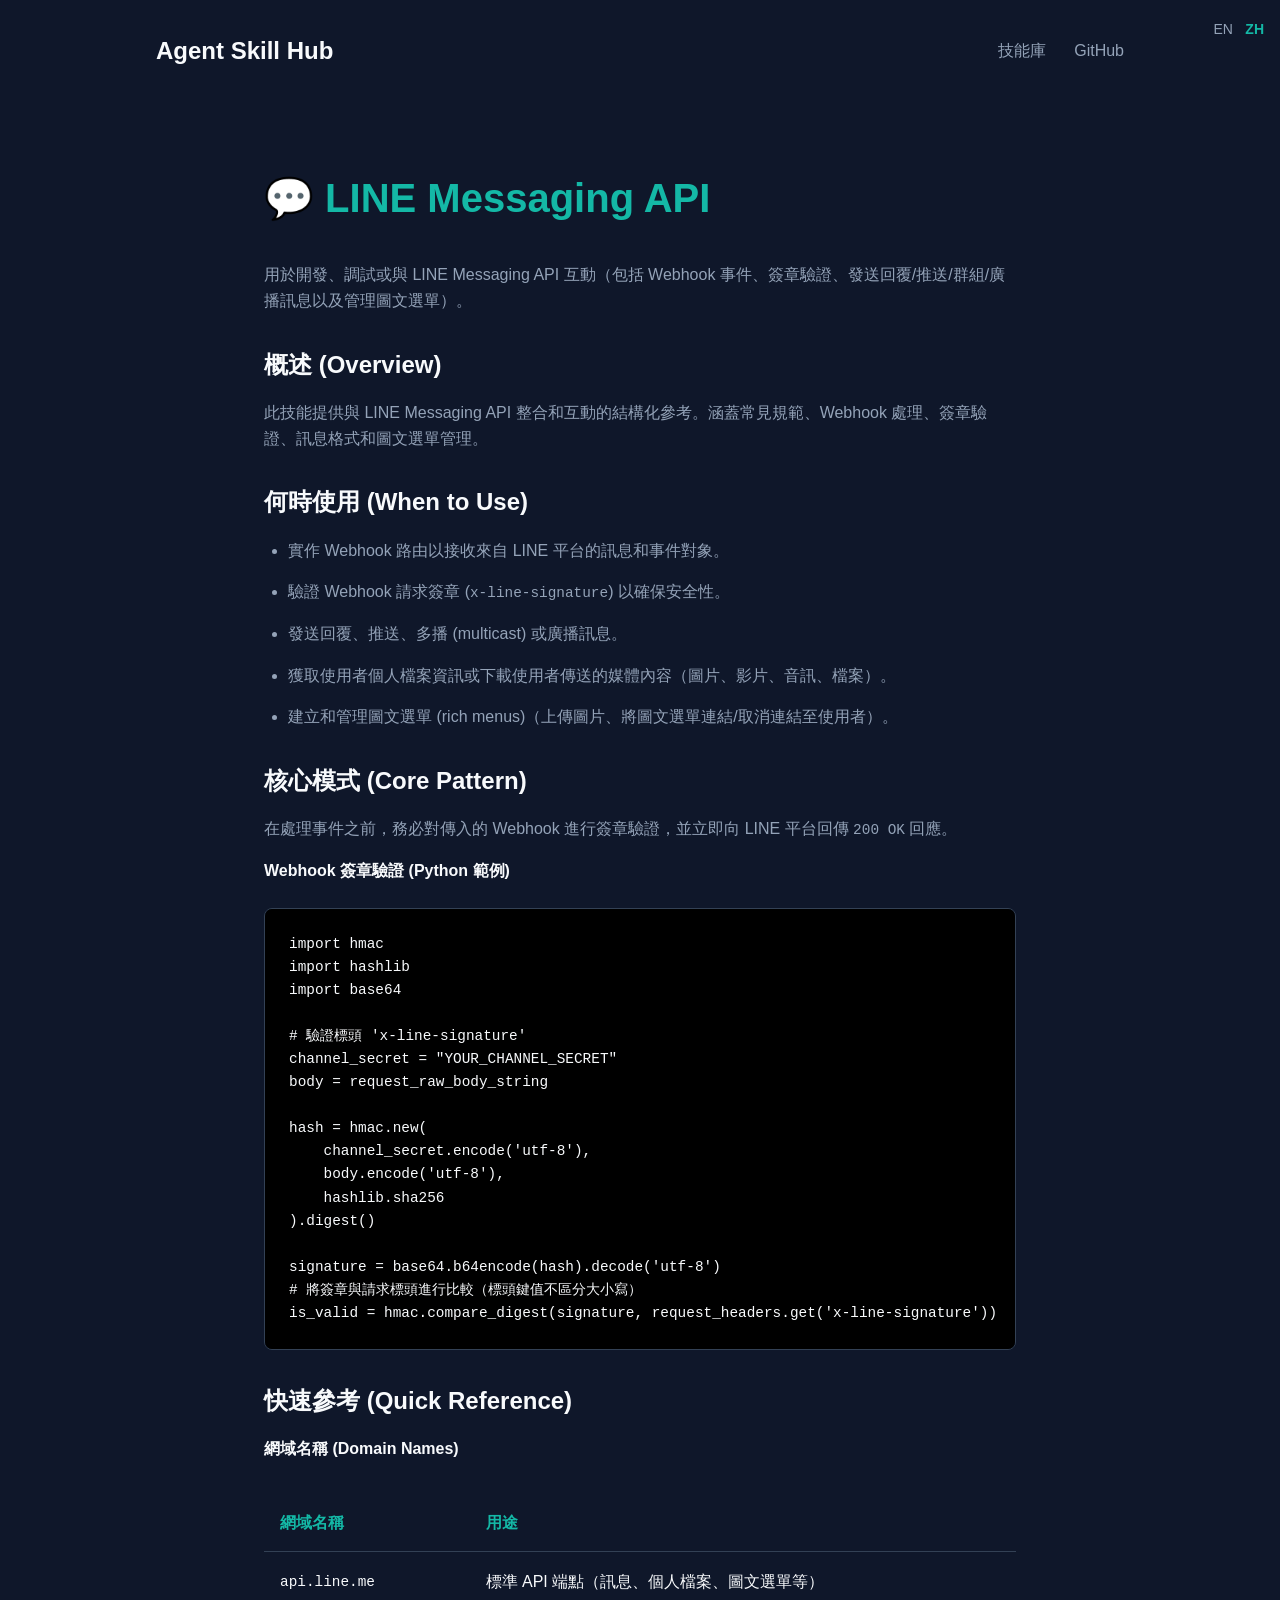
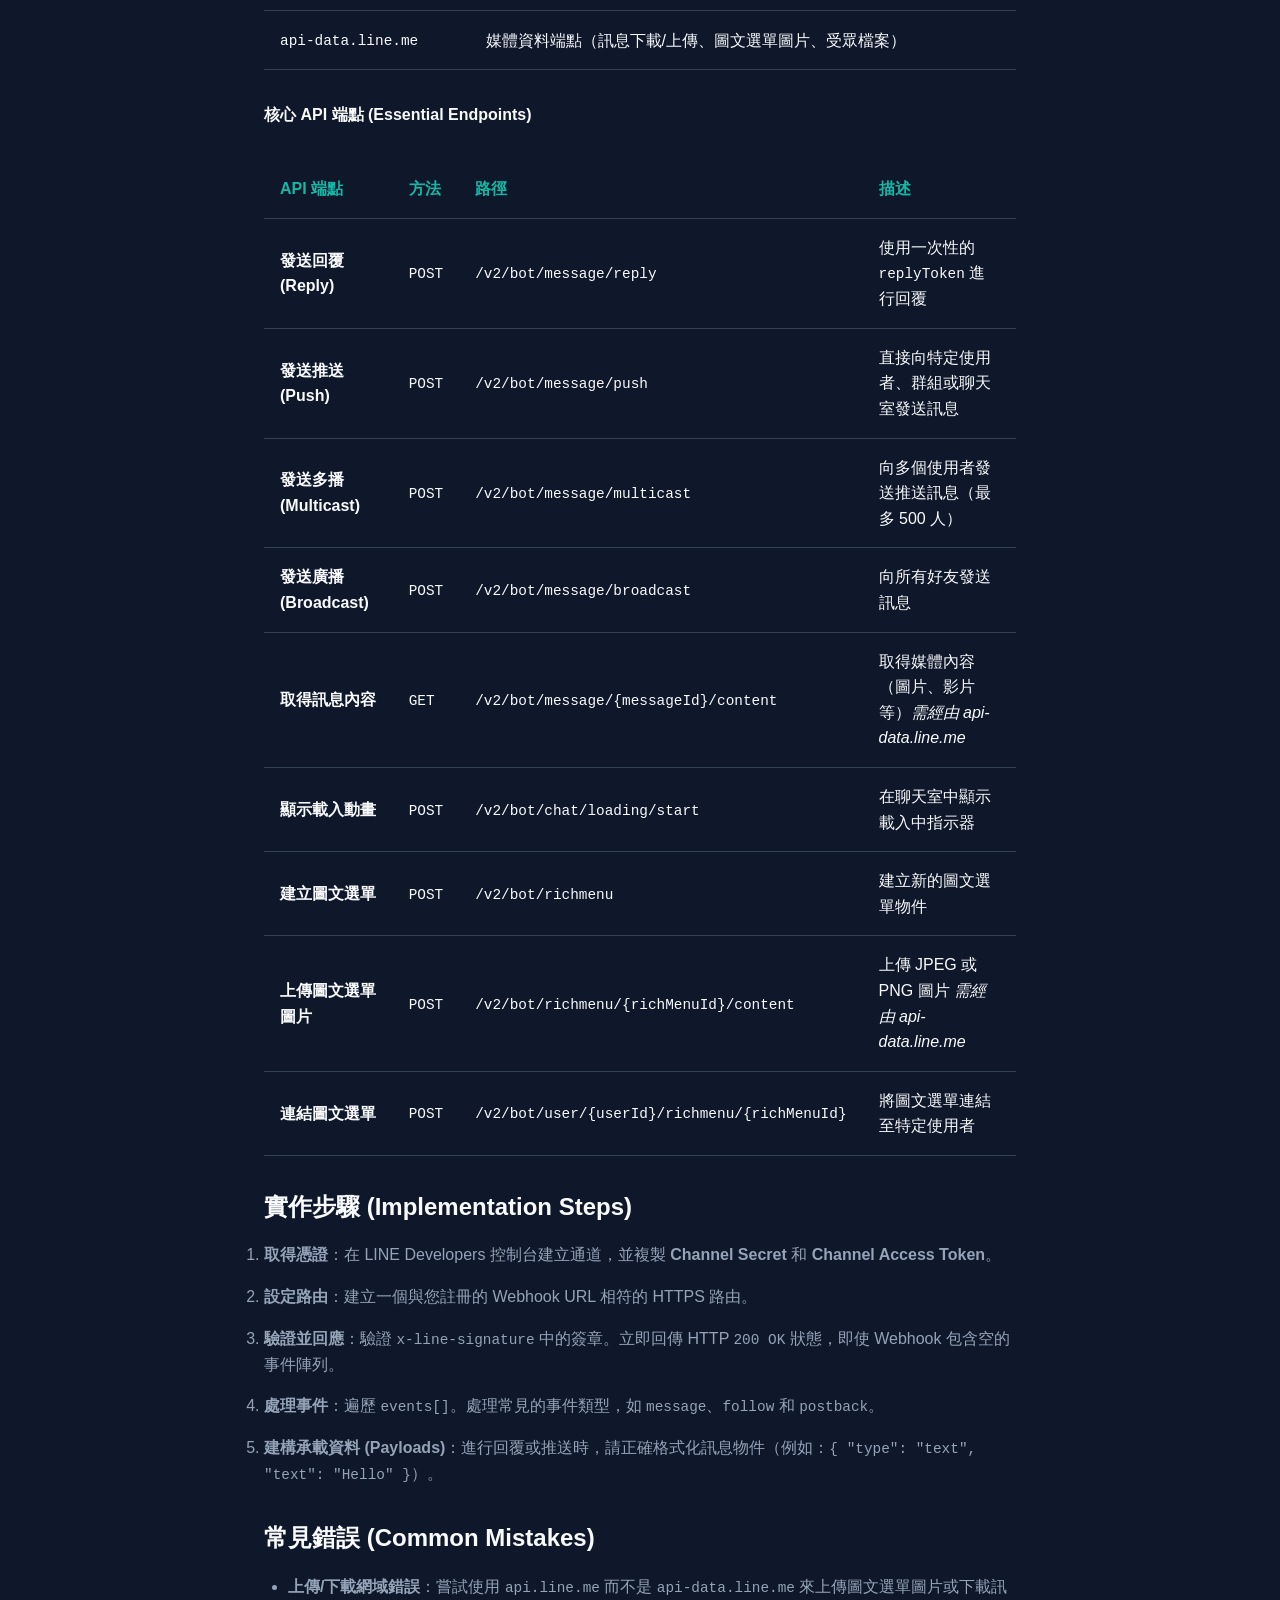
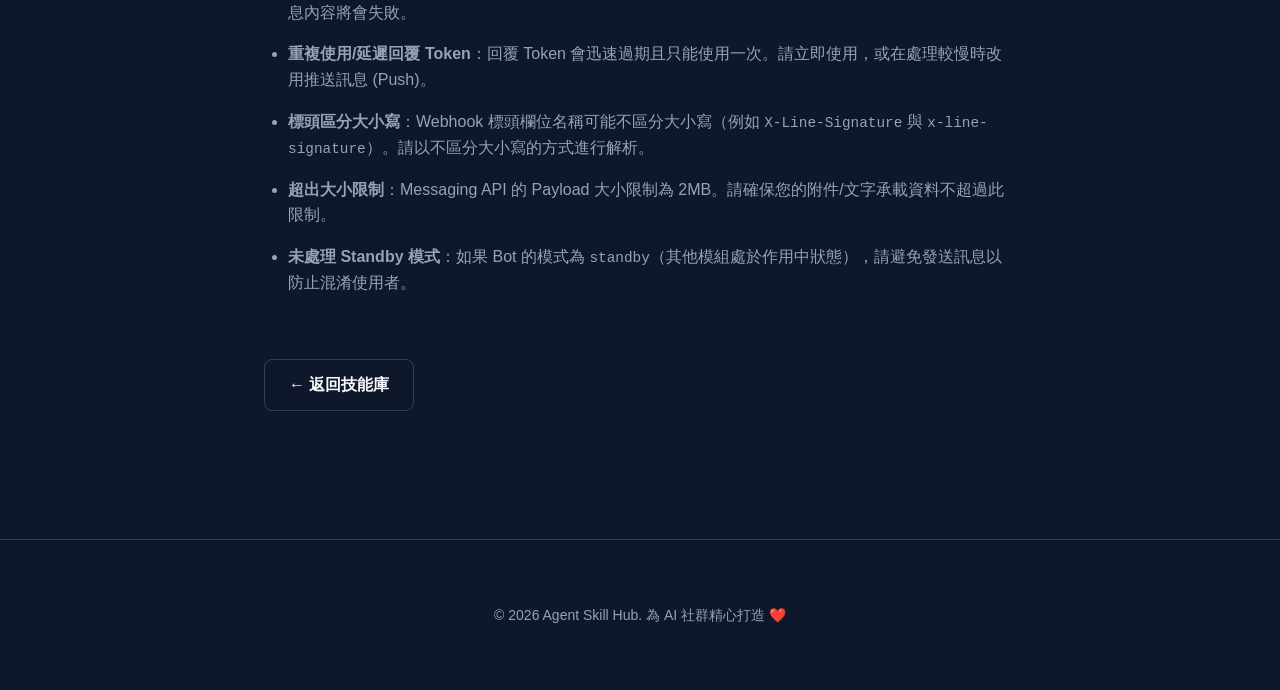
<file: docs/zh/skills/line-messaging-api.html>
<!DOCTYPE html>
<html lang="zh-TW">
<head>
    <meta charset="UTF-8">
    <meta name="viewport" content="width=device-width, initial-scale=1.0">
    <title>LINE Messaging API - Agent Skill Hub</title>
    <link rel="stylesheet" href="../../assets/css/style.css">
</head>
<body>
    <div class="lang-switch">
        <a href="../../en/skills/line-messaging-api.html">EN</a>
        <a href="../../zh/skills/line-messaging-api.html" class="active">ZH</a>
    </div>

    <header>
        <a href="../index.html" class="logo" style="font-weight: 800; font-size: 1.5rem; text-decoration: none; color: inherit;">Agent Skill Hub</a>
        <nav>
            <a href="../index.html#skills">技能庫</a>
            <a href="https://github.com/kkdai/agent-skill-hub">GitHub</a>
        </nav>
    </header>

    <article class="skill-detail">
        <h2>💬 LINE Messaging API</h2>
        <p>用於開發、調試或與 LINE Messaging API 互動（包括 Webhook 事件、簽章驗證、發送回覆/推送/群組/廣播訊息以及管理圖文選單）。</p>

        <h3>概述 (Overview)</h3>
        <p>此技能提供與 LINE Messaging API 整合和互動的結構化參考。涵蓋常見規範、Webhook 處理、簽章驗證、訊息格式和圖文選單管理。</p>

        <h3>何時使用 (When to Use)</h3>
        <ul>
            <li>實作 Webhook 路由以接收來自 LINE 平台的訊息和事件對象。</li>
            <li>驗證 Webhook 請求簽章 (<code>x-line-signature</code>) 以確保安全性。</li>
            <li>發送回覆、推送、多播 (multicast) 或廣播訊息。</li>
            <li>獲取使用者個人檔案資訊或下載使用者傳送的媒體內容（圖片、影片、音訊、檔案）。</li>
            <li>建立和管理圖文選單 (rich menus)（上傳圖片、將圖文選單連結/取消連結至使用者）。</li>
        </ul>

        <h3>核心模式 (Core Pattern)</h3>
        <p>在處理事件之前，務必對傳入的 Webhook 進行簽章驗證，並立即向 LINE 平台回傳 <code>200 OK</code> 回應。</p>
        
        <h4>Webhook 簽章驗證 (Python 範例)</h4>
        <pre><code>import hmac
import hashlib
import base64

# 驗證標頭 'x-line-signature'
channel_secret = "YOUR_CHANNEL_SECRET"
body = request_raw_body_string

hash = hmac.new(
    channel_secret.encode('utf-8'),
    body.encode('utf-8'),
    hashlib.sha256
).digest()

signature = base64.b64encode(hash).decode('utf-8')
# 將簽章與請求標頭進行比較（標頭鍵值不區分大小寫）
is_valid = hmac.compare_digest(signature, request_headers.get('x-line-signature'))</code></pre>

        <h3>快速參考 (Quick Reference)</h3>
        
        <h4>網域名稱 (Domain Names)</h4>
        <table>
            <thead>
                <tr>
                    <th>網域名稱</th>
                    <th>用途</th>
                </tr>
            </thead>
            <tbody>
                <tr>
                    <td><code>api.line.me</code></td>
                    <td>標準 API 端點（訊息、個人檔案、圖文選單等）</td>
                </tr>
                <tr>
                    <td><code>api-data.line.me</code></td>
                    <td>媒體資料端點（訊息下載/上傳、圖文選單圖片、受眾檔案）</td>
                </tr>
            </tbody>
        </table>

        <h4>核心 API 端點 (Essential Endpoints)</h4>
        <table>
            <thead>
                <tr>
                    <th>API 端點</th>
                    <th>方法</th>
                    <th>路徑</th>
                    <th>描述</th>
                </tr>
            </thead>
            <tbody>
                <tr>
                    <td><strong>發送回覆 (Reply)</strong></td>
                    <td><code>POST</code></td>
                    <td><code>/v2/bot/message/reply</code></td>
                    <td>使用一次性的 <code>replyToken</code> 進行回覆</td>
                </tr>
                <tr>
                    <td><strong>發送推送 (Push)</strong></td>
                    <td><code>POST</code></td>
                    <td><code>/v2/bot/message/push</code></td>
                    <td>直接向特定使用者、群組或聊天室發送訊息</td>
                </tr>
                <tr>
                    <td><strong>發送多播 (Multicast)</strong></td>
                    <td><code>POST</code></td>
                    <td><code>/v2/bot/message/multicast</code></td>
                    <td>向多個使用者發送推送訊息（最多 500 人）</td>
                </tr>
                <tr>
                    <td><strong>發送廣播 (Broadcast)</strong></td>
                    <td><code>POST</code></td>
                    <td><code>/v2/bot/message/broadcast</code></td>
                    <td>向所有好友發送訊息</td>
                </tr>
                <tr>
                    <td><strong>取得訊息內容</strong></td>
                    <td><code>GET</code></td>
                    <td><code>/v2/bot/message/{messageId}/content</code></td>
                    <td>取得媒體內容（圖片、影片等）<em>需經由 api-data.line.me</em></td>
                </tr>
                <tr>
                    <td><strong>顯示載入動畫</strong></td>
                    <td><code>POST</code></td>
                    <td><code>/v2/bot/chat/loading/start</code></td>
                    <td>在聊天室中顯示載入中指示器</td>
                </tr>
                <tr>
                    <td><strong>建立圖文選單</strong></td>
                    <td><code>POST</code></td>
                    <td><code>/v2/bot/richmenu</code></td>
                    <td>建立新的圖文選單物件</td>
                </tr>
                <tr>
                    <td><strong>上傳圖文選單圖片</strong></td>
                    <td><code>POST</code></td>
                    <td><code>/v2/bot/richmenu/{richMenuId}/content</code></td>
                    <td>上傳 JPEG 或 PNG 圖片 <em>需經由 api-data.line.me</em></td>
                </tr>
                <tr>
                    <td><strong>連結圖文選單</strong></td>
                    <td><code>POST</code></td>
                    <td><code>/v2/bot/user/{userId}/richmenu/{richMenuId}</code></td>
                    <td>將圖文選單連結至特定使用者</td>
                </tr>
            </tbody>
        </table>

        <h3>實作步驟 (Implementation Steps)</h3>
        <ol>
            <li><strong>取得憑證</strong>：在 LINE Developers 控制台建立通道，並複製 <strong>Channel Secret</strong> 和 <strong>Channel Access Token</strong>。</li>
            <li><strong>設定路由</strong>：建立一個與您註冊的 Webhook URL 相符的 HTTPS 路由。</li>
            <li><strong>驗證並回應</strong>：驗證 <code>x-line-signature</code> 中的簽章。立即回傳 HTTP <code>200 OK</code> 狀態，即使 Webhook 包含空的事件陣列。</li>
            <li><strong>處理事件</strong>：遍歷 <code>events[]</code>。處理常見的事件類型，如 <code>message</code>、<code>follow</code> 和 <code>postback</code>。</li>
            <li><strong>建構承載資料 (Payloads)</strong>：進行回覆或推送時，請正確格式化訊息物件（例如：<code>{ "type": "text", "text": "Hello" }</code>）。</li>
        </ol>

        <h3>常見錯誤 (Common Mistakes)</h3>
        <ul>
            <li><strong>上傳/下載網域錯誤</strong>：嘗試使用 <code>api.line.me</code> 而不是 <code>api-data.line.me</code> 來上傳圖文選單圖片或下載訊息內容將會失敗。</li>
            <li><strong>重複使用/延遲回覆 Token</strong>：回覆 Token 會迅速過期且只能使用一次。請立即使用，或在處理較慢時改用推送訊息 (Push)。</li>
            <li><strong>標頭區分大小寫</strong>：Webhook 標頭欄位名稱可能不區分大小寫（例如 <code>X-Line-Signature</code> 與 <code>x-line-signature</code>）。請以不區分大小寫的方式進行解析。</li>
            <li><strong>超出大小限制</strong>：Messaging API 的 Payload 大小限制為 2MB。請確保您的附件/文字承載資料不超過此限制。</li>
            <li><strong>未處理 Standby 模式</strong>：如果 Bot 的模式為 <code>standby</code>（其他模組處於作用中狀態），請避免發送訊息以防止混淆使用者。</li>
        </ul>

        <div style="margin-top: 4rem;">
            <a href="../index.html#skills" class="btn btn-secondary">&larr; 返回技能庫</a>
        </div>
    </article>

    <footer>
        <p>&copy; 2026 Agent Skill Hub. 為 AI 社群精心打造 ❤️</p>
    </footer>
</body>
</html>
</file>
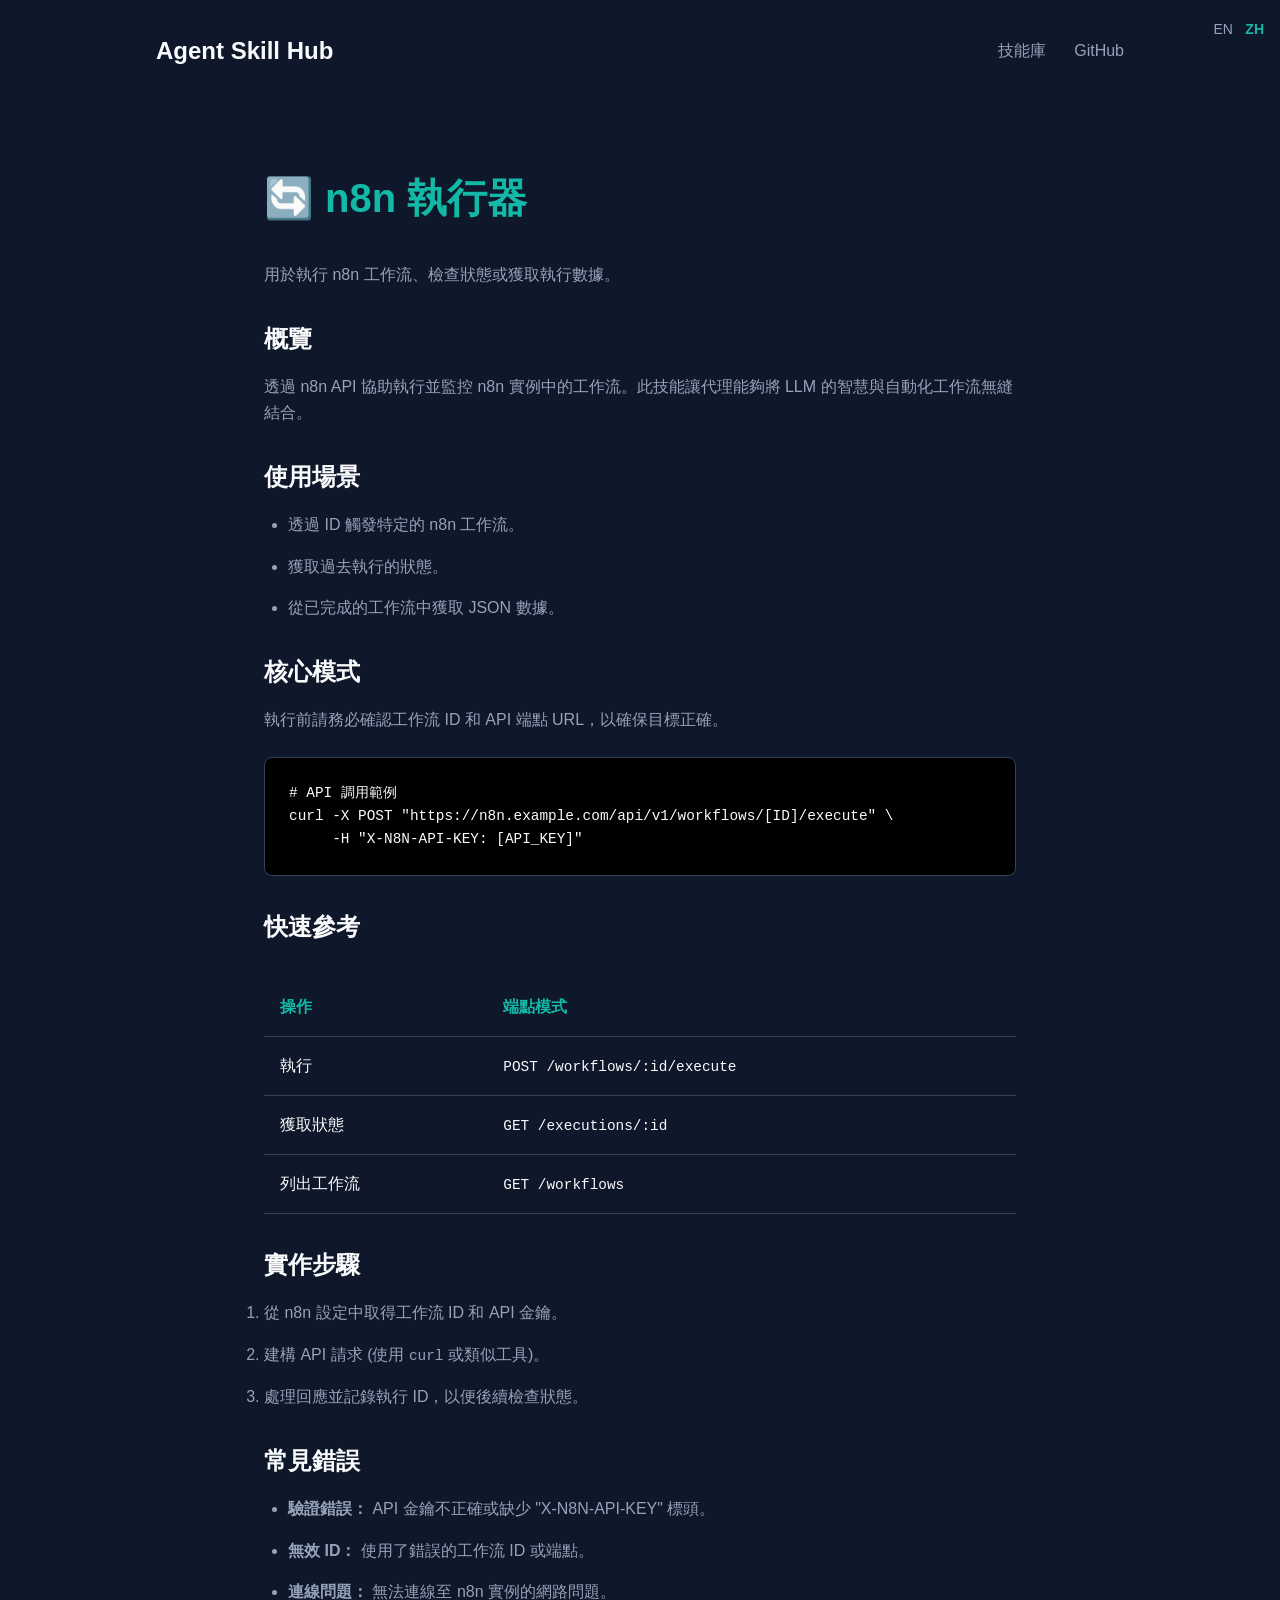
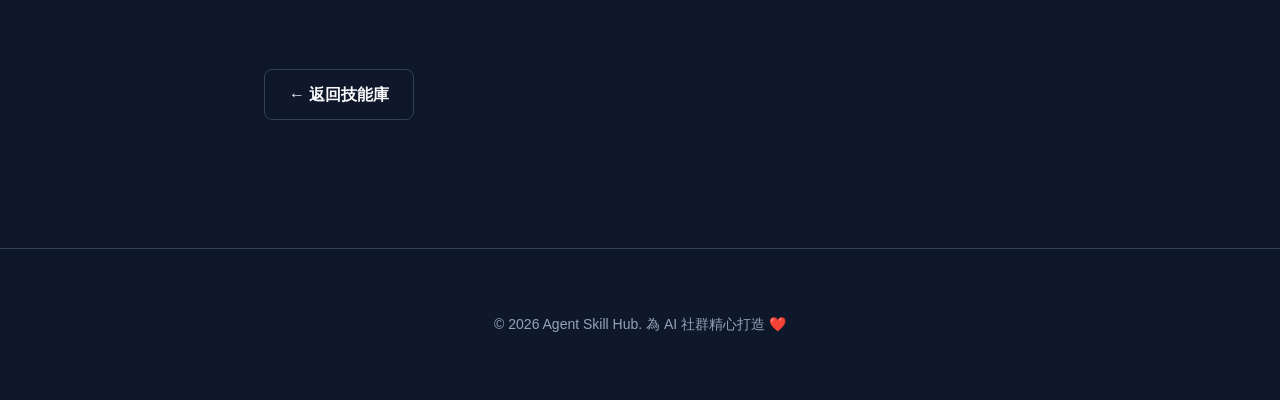
<file: docs/zh/skills/n8n-executor.html>
<!DOCTYPE html>
<html lang="zh-TW">
<head>
    <meta charset="UTF-8">
    <meta name="viewport" content="width=device-width, initial-scale=1.0">
    <title>n8n 執行器 - Agent Skill Hub</title>
    <link rel="stylesheet" href="../../assets/css/style.css">
</head>
<body>
    <div class="lang-switch">
        <a href="../../en/skills/n8n-executor.html">EN</a>
        <a href="../../zh/skills/n8n-executor.html" class="active">ZH</a>
    </div>

    <header>
        <a href="../index.html" class="logo" style="font-weight: 800; font-size: 1.5rem; text-decoration: none; color: inherit;">Agent Skill Hub</a>
        <nav>
            <a href="../index.html#skills">技能庫</a>
            <a href="https://github.com/kkdai/agent-skill-hub">GitHub</a>
        </nav>
    </header>

    <article class="skill-detail">
        <h2>🔄 n8n 執行器</h2>
        <p>用於執行 n8n 工作流、檢查狀態或獲取執行數據。</p>

        <h3>概覽</h3>
        <p>透過 n8n API 協助執行並監控 n8n 實例中的工作流。此技能讓代理能夠將 LLM 的智慧與自動化工作流無縫結合。</p>

        <h3>使用場景</h3>
        <ul>
            <li>透過 ID 觸發特定的 n8n 工作流。</li>
            <li>獲取過去執行的狀態。</li>
            <li>從已完成的工作流中獲取 JSON 數據。</li>
        </ul>

        <h3>核心模式</h3>
        <p>執行前請務必確認工作流 ID 和 API 端點 URL，以確保目標正確。</p>
        <pre><code># API 調用範例
curl -X POST "https://n8n.example.com/api/v1/workflows/[ID]/execute" \
     -H "X-N8N-API-KEY: [API_KEY]"</code></pre>

        <h3>快速參考</h3>
        <table>
            <thead>
                <tr>
                    <th>操作</th>
                    <th>端點模式</th>
                </tr>
            </thead>
            <tbody>
                <tr>
                    <td>執行</td>
                    <td><code>POST /workflows/:id/execute</code></td>
                </tr>
                <tr>
                    <td>獲取狀態</td>
                    <td><code>GET /executions/:id</code></td>
                </tr>
                <tr>
                    <td>列出工作流</td>
                    <td><code>GET /workflows</code></td>
                </tr>
            </tbody>
        </table>

        <h3>實作步驟</h3>
        <ol>
            <li>從 n8n 設定中取得工作流 ID 和 API 金鑰。</li>
            <li>建構 API 請求 (使用 <code>curl</code> 或類似工具)。</li>
            <li>處理回應並記錄執行 ID，以便後續檢查狀態。</li>
        </ol>

        <h3>常見錯誤</h3>
        <ul>
            <li><strong>驗證錯誤：</strong> API 金鑰不正確或缺少 "X-N8N-API-KEY" 標頭。</li>
            <li><strong>無效 ID：</strong> 使用了錯誤的工作流 ID 或端點。</li>
            <li><strong>連線問題：</strong> 無法連線至 n8n 實例的網路問題。</li>
        </ul>

        <div style="margin-top: 4rem;">
            <a href="../index.html#skills" class="btn btn-secondary">&larr; 返回技能庫</a>
        </div>
    </article>

    <footer>
        <p>&copy; 2026 Agent Skill Hub. 為 AI 社群精心打造 ❤️</p>
    </footer>
</body>
</html>
</file>
<file: docs/assets/css/style.css>
:root {
  --primary: #14b8a6; /* teal-500 */
  --primary-hover: #0d9488; /* teal-600 */
  --bg: #0f172a; /* slate-900 */
  --bg-card: #1e293b; /* slate-800 */
  --text: #f8fafc; /* slate-50 */
  --text-muted: #94a3b8; /* slate-400 */
  --border: #334155; /* slate-700 */
}

* {
  box-sizing: border-box;
  margin: 0;
  padding: 0;
}

body {
  font-family: -apple-system, BlinkMacSystemFont, "Segoe UI", Roboto, "Helvetica Neue", Arial, sans-serif;
  background-color: var(--bg);
  color: var(--text);
  line-height: 1.6;
}

header {
  padding: 2rem 1rem;
  max-width: 1000px;
  margin: 0 auto;
  display: flex;
  justify-content: space-between;
  align-items: center;
}

nav a {
  color: var(--text-muted);
  text-decoration: none;
  margin-left: 1.5rem;
  font-weight: 500;
  transition: color 0.2s;
}

nav a:hover {
  color: var(--primary);
}

.hero {
  text-align: center;
  padding: 6rem 1rem;
  max-width: 800px;
  margin: 0 auto;
}

.hero h1 {
  font-size: 3.5rem;
  font-weight: 800;
  margin-bottom: 1.5rem;
  letter-spacing: -0.025em;
  background: linear-gradient(to bottom right, #fff, #94a3b8);
  -webkit-background-clip: text;
  -webkit-text-fill-color: transparent;
}

.hero p {
  font-size: 1.25rem;
  color: var(--text-muted);
  margin-bottom: 2.5rem;
}

.cta-group {
  display: flex;
  gap: 1rem;
  justify-content: center;
}

.btn {
  display: inline-block;
  padding: 0.75rem 1.5rem;
  border-radius: 0.5rem;
  font-weight: 600;
  text-decoration: none;
  transition: all 0.2s;
}

.btn-primary {
  background-color: var(--primary);
  color: white;
}

.btn-primary:hover {
  background-color: var(--primary-hover);
}

.btn-secondary {
  border: 1px solid var(--border);
  color: var(--text);
}

.btn-secondary:hover {
  background-color: var(--bg-card);
}

.container {
  max-width: 1000px;
  margin: 0 auto;
  padding: 4rem 1rem;
}

.grid {
  display: grid;
  grid-template-columns: repeat(auto-fit, minmax(300px, 1fr));
  gap: 2rem;
  margin-top: 3rem;
}

.card {
  background-color: var(--bg-card);
  padding: 2rem;
  border-radius: 1rem;
  border: 1px solid var(--border);
  transition: transform 0.2s;
  text-decoration: none;
  color: inherit;
  display: block;
}

.card:hover {
  transform: translateY(-5px);
  border-color: var(--primary);
}

.card h3 {
  font-size: 1.5rem;
  margin-bottom: 1rem;
  display: flex;
  align-items: center;
  gap: 0.5rem;
}

.card p {
  color: var(--text-muted);
  font-size: 1rem;
}

.skill-detail {
  max-width: 800px;
  margin: 0 auto;
  padding: 4rem 1.5rem;
}

.skill-detail h2 {
  font-size: 2.5rem;
  margin-bottom: 2rem;
  color: var(--primary);
}

.skill-detail h3 {
  font-size: 1.5rem;
  margin-top: 2rem;
  margin-bottom: 1rem;
}

.skill-detail p, .skill-detail li {
  color: var(--text-muted);
  margin-bottom: 1rem;
}

.skill-detail ul {
  margin-left: 1.5rem;
  margin-bottom: 1.5rem;
}

pre {
  background-color: #000;
  padding: 1.5rem;
  border-radius: 0.5rem;
  overflow-x: auto;
  margin: 1.5rem 0;
  border: 1px solid var(--border);
}

code {
  font-family: ui-monospace, SFMono-Regular, Menlo, Monaco, Consolas, "Liberation Mono", "Courier New", monospace;
  font-size: 0.9rem;
}

table {
  width: 100%;
  border-collapse: collapse;
  margin: 2rem 0;
}

th, td {
  text-align: left;
  padding: 1rem;
  border-bottom: 1px solid var(--border);
}

th {
  color: var(--primary);
}

footer {
  text-align: center;
  padding: 4rem 1rem;
  color: var(--text-muted);
  font-size: 0.875rem;
  border-top: 1px solid var(--border);
  margin-top: 4rem;
}

.lang-switch {
  position: absolute;
  top: 1rem;
  right: 1rem;
}

.lang-switch a {
  color: var(--text-muted);
  text-decoration: none;
  font-size: 0.875rem;
  margin-left: 0.5rem;
}

.lang-switch a.active {
  color: var(--primary);
  font-weight: bold;
}
</file>
